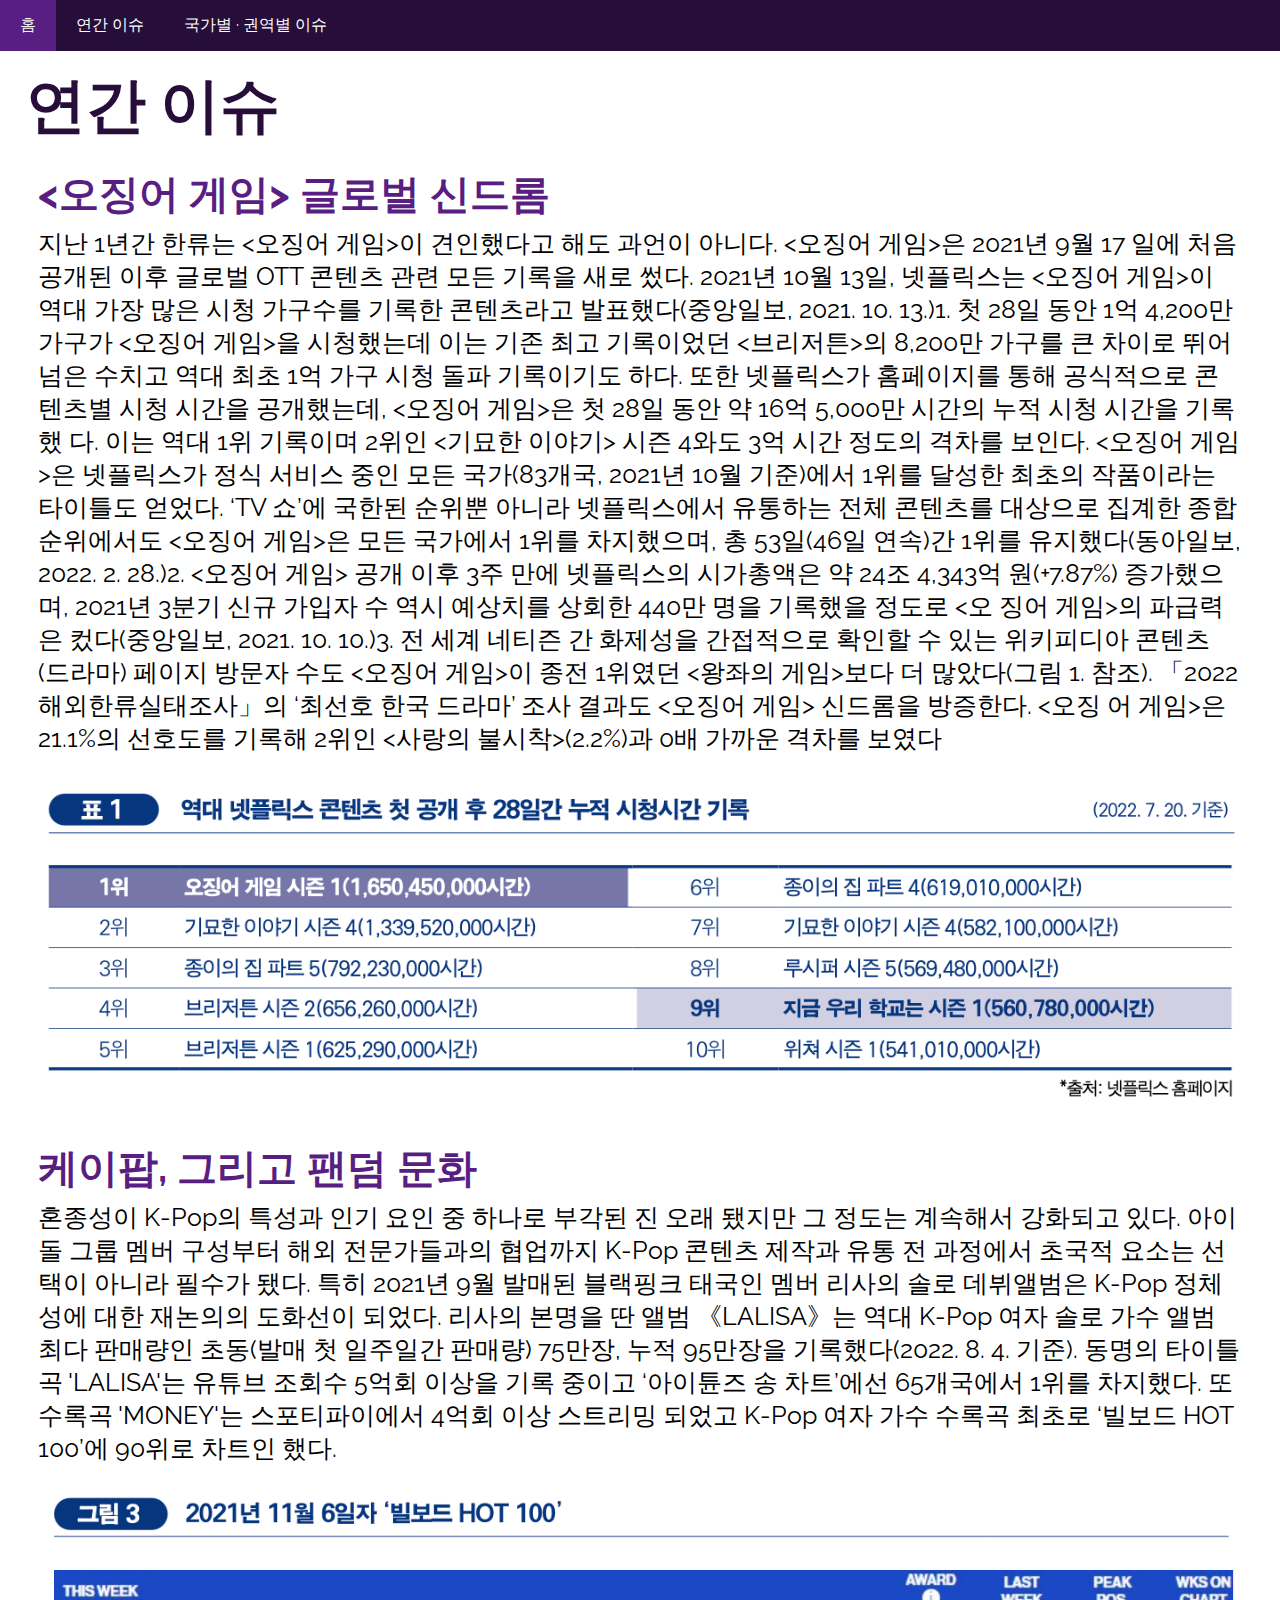
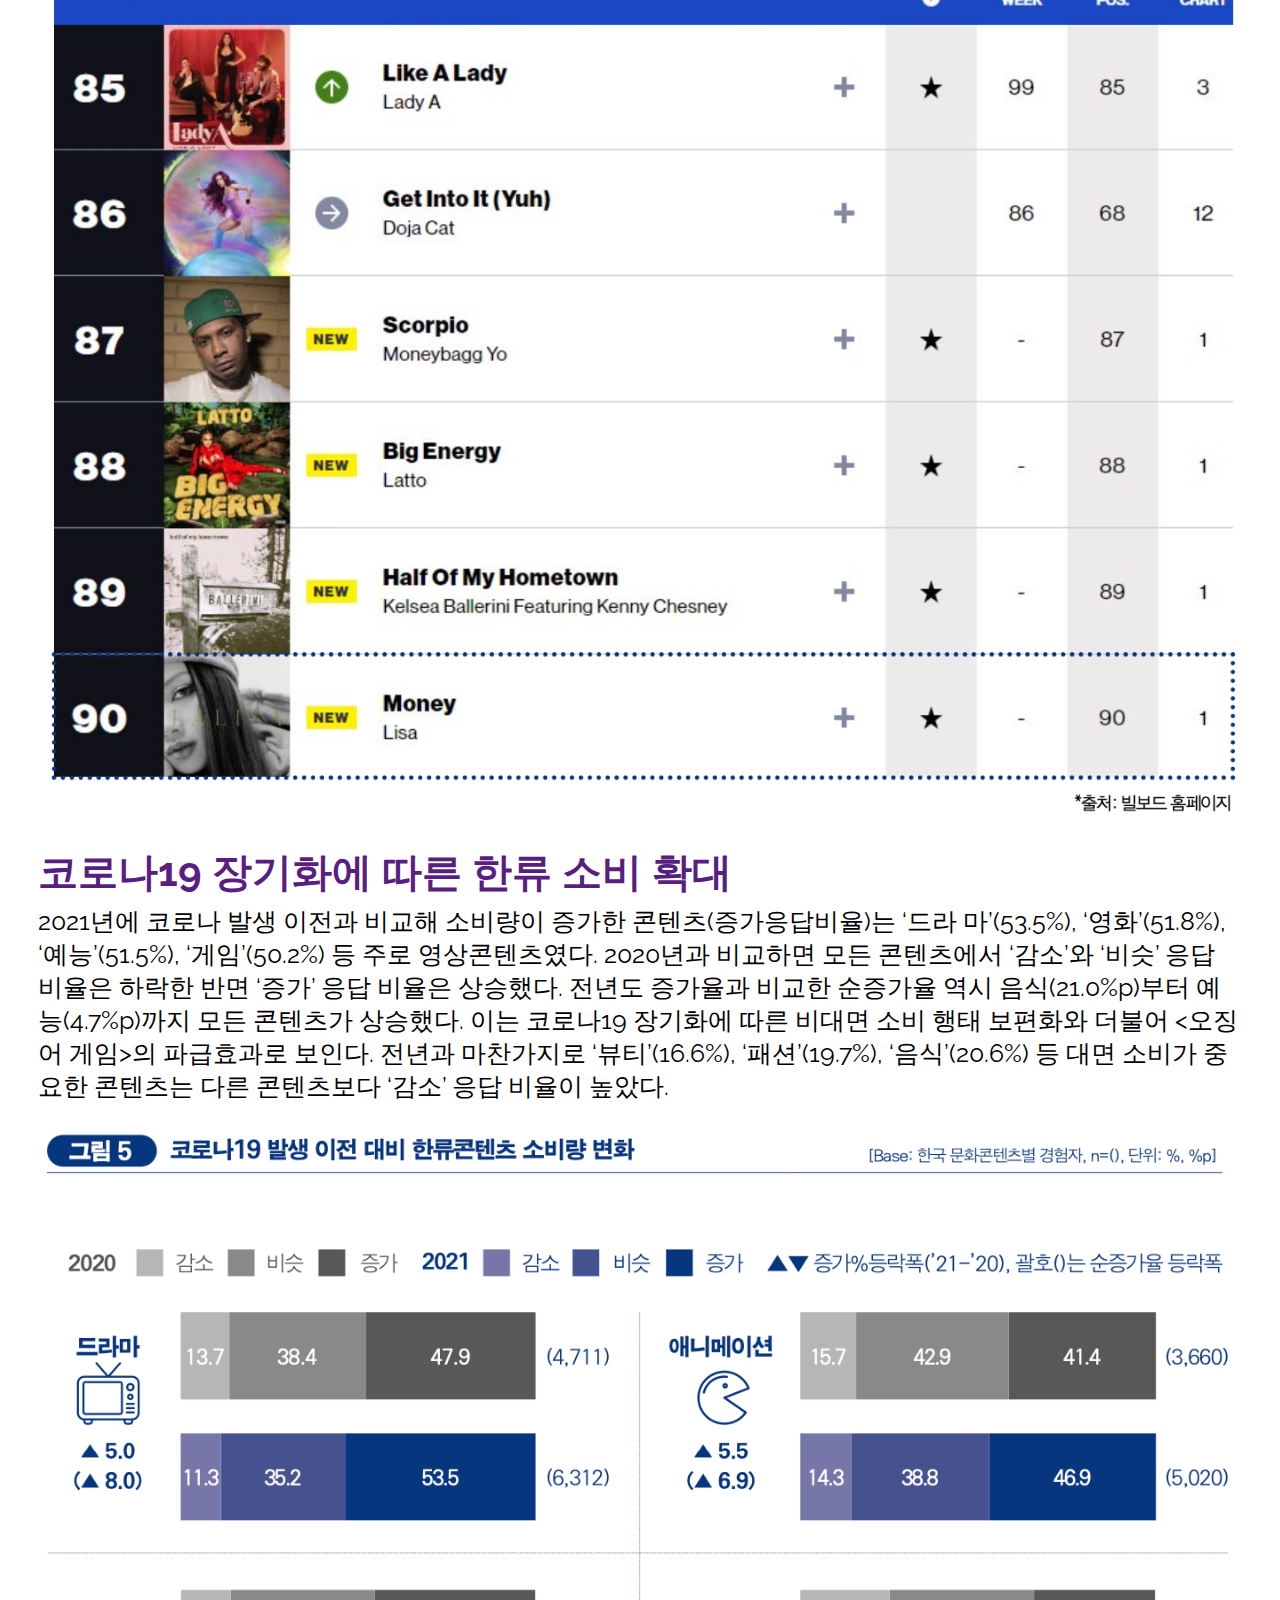
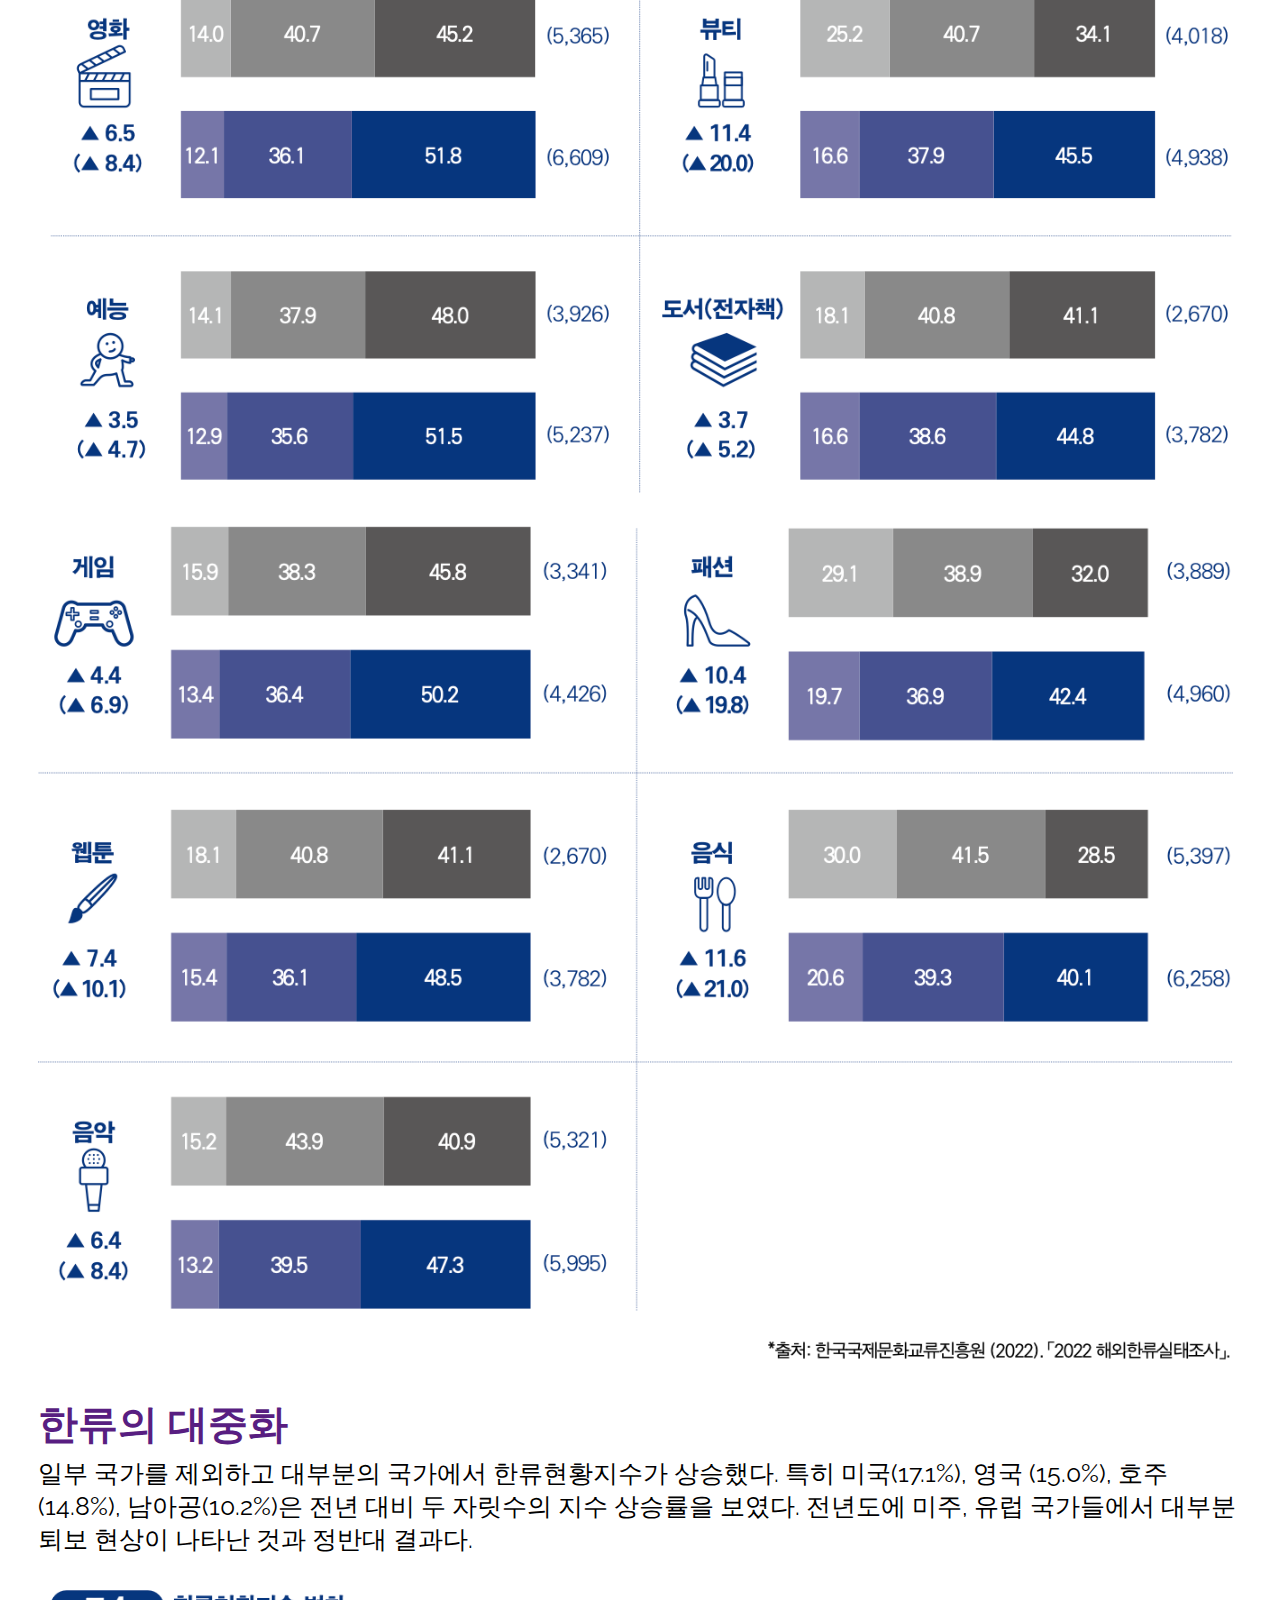
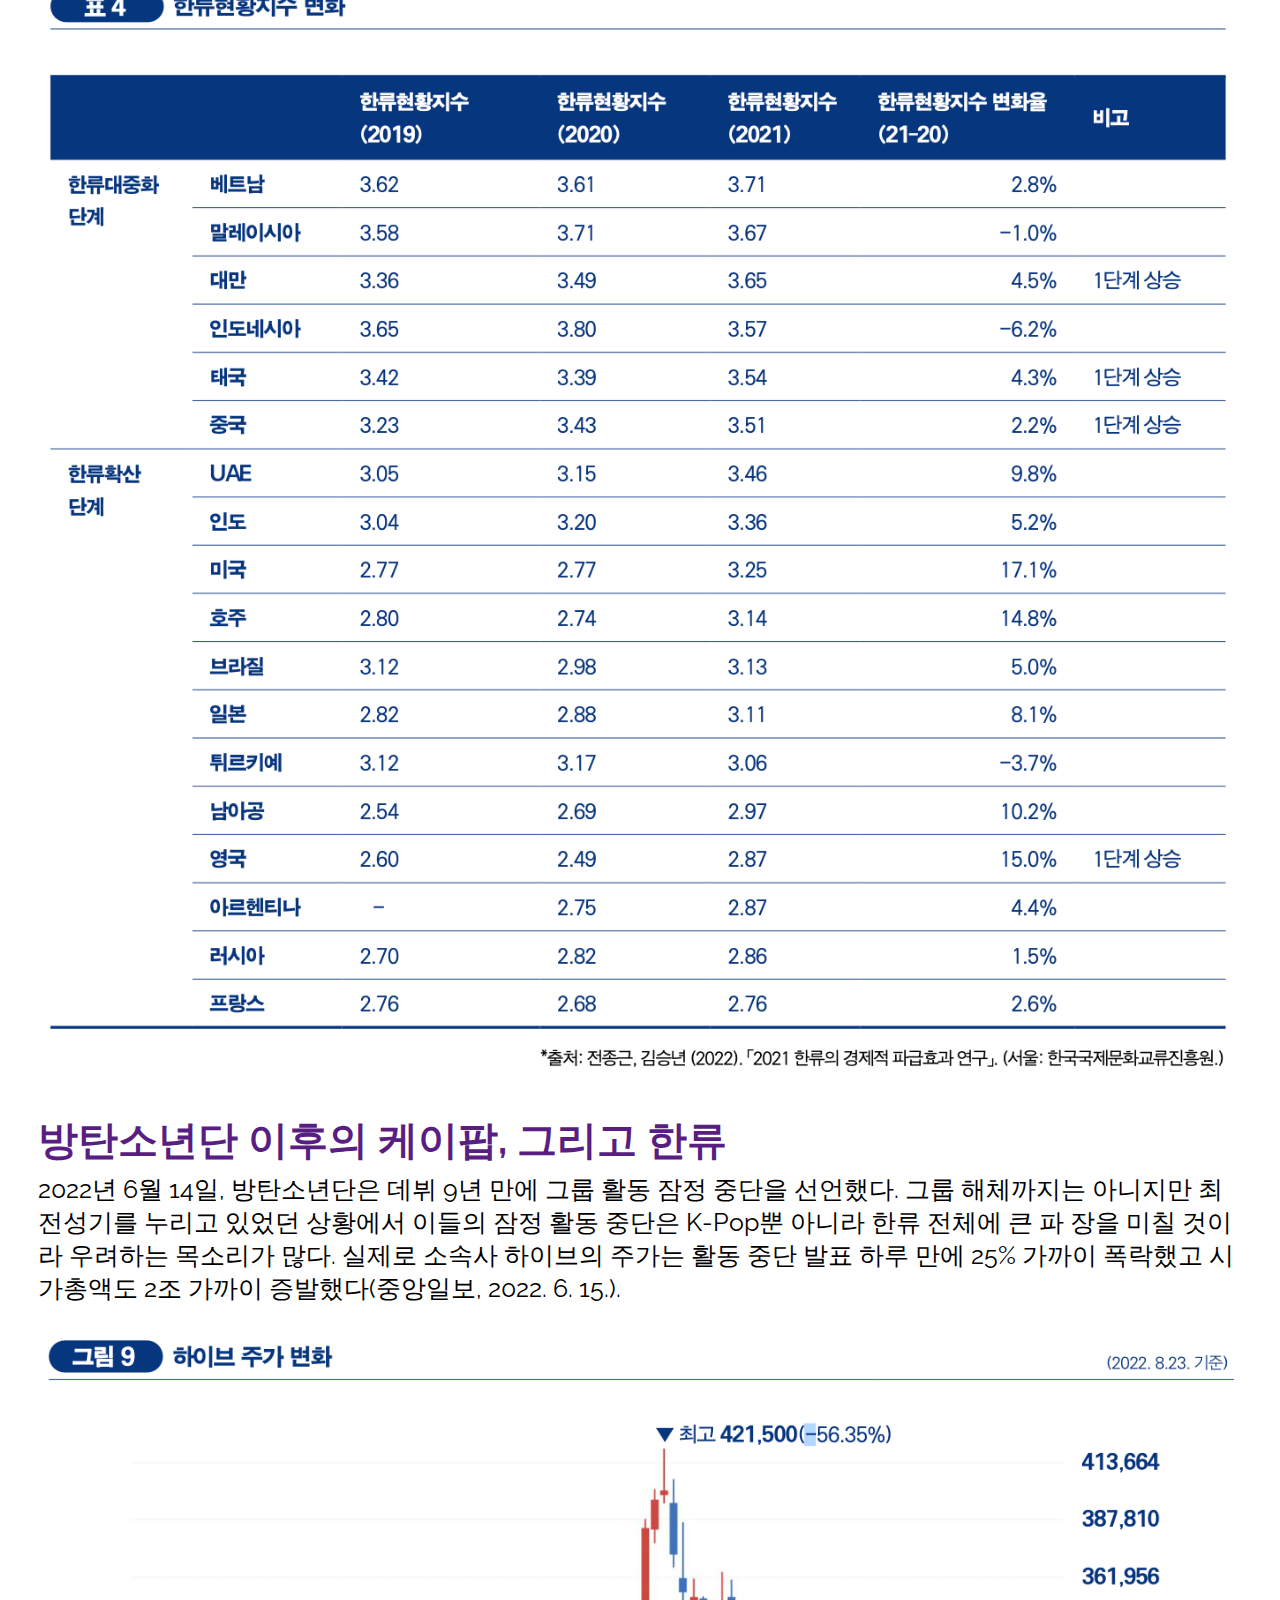
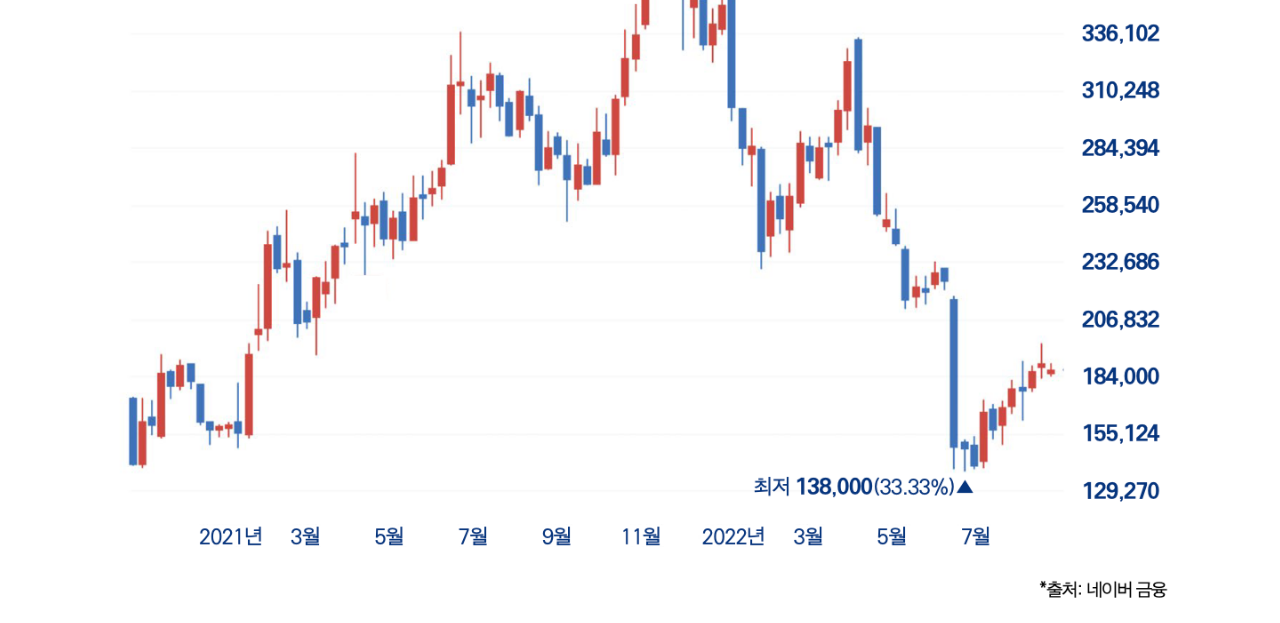
<file: annual-kr.html>
<!DOCTYPE html>
<html lang="kr">
<head>
    <meta charset="UTF-8">
    <meta http-equiv="X-UA-Compatible" content="IE=edge">
    <meta name="viewport" content="width=device-width, initial-scale=1.0">
    <title>Annual Issue</title>
    <link href="https://fonts.googleapis.com/icon?family=Material+Icons" rel="stylesheet">
    <link href="https://fonts.googleapis.com/css2?family=Raleway:wght@500&display=swap" rel="stylesheet">
    <link href="main.css" rel="stylesheet">
    <link href="annual.css" rel="stylesheet">
</head>
<body>
    <!-- Header를 나타내는 구간입니다. -->
    <header>
        <ul class="navbar">
            <li><a href="home-kr.html">홈</a></li>
            <li><a href="annual-kr.html">연간 이슈</a></li>
            <li><a href="country-kr.html">국가별 · 권역별 이슈</a></li>
        </ul>
    </header><!-- Header를 나타내는 구간이 끝났습니다. -->
    <div class="main">
        <div class="main-title">
            <!-- <h1>
                <span class="material-icons">event</span>
            </h1> -->
            <h2>
                연간 이슈
            </h2>
        </div>
        <section>
            <div class="detail-container">
                <h3>
                    <오징어 게임> 글로벌 신드롬
                </h3>
                <p>
                    지난 1년간 한류는 <오징어 게임>이 견인했다고 해도 과언이 아니다. <오징어 게임>은 2021년 9월 17 일에 처음 공개된
                    이후 글로벌 OTT 콘텐츠 관련 모든 기록을 새로 썼다. 2021년 10월 13일, 넷플릭스는 <오징어 게임>이 역대 가장 많은
                    시청 가구수를 기록한 콘텐츠라고 발표했다(중앙일보, 2021. 10. 13.)1. 첫 28일 동안 1억 4,200만 가구가 <오징어 게임>을
                    시청했는데 이는 기존 최고 기록이었던 <브리저튼>의 8,200만 가구를 큰 차이로 뛰어넘은 수치고 역대 최초 1억 가구 시청 돌파
                    기록이기도 하다. 또한 넷플릭스가 홈페이지를 통해 공식적으로 콘 텐츠별 시청 시간을 공개했는데, <오징어 게임>은 첫 28일 동안
                    약 16억 5,000만 시간의 누적 시청 시간을 기록했 다. 이는 역대 1위 기록이며 2위인 <기묘한 이야기> 시즌 4와도 3억 시간 정도의
                    격차를 보인다.

                    <오징어 게임>은 넷플릭스가 정식 서비스 중인 모든 국가(83개국, 2021년 10월 기준)에서 1위를 달성한 최초의 작품이라는 타이틀도
                    얻었다. ‘TV 쇼’에 국한된 순위뿐 아니라 넷플릭스에서 유통하는 전체 콘텐츠를 대상으로 집계한 종합 순위에서도 <오징어 게임>은 모든
                    국가에서 1위를 차지했으며, 총 53일(46일 연속)간 1위를 유지했다(동아일보, 2022. 2. 28.)2. <오징어 게임> 공개 이후 3주 만에
                    넷플릭스의 시가총액은 약 24조 4,343억 원(+7.87%) 증가했으며, 2021년 3분기 신규 가입자 수 역시 예상치를 상회한 440만 명을
                    기록했을 정도로 <오 징어 게임>의 파급력은 컸다(중앙일보, 2021. 10. 10.)3. 전 세계 네티즌 간 화제성을 간접적으로 확인할 수 있는
                    위키피디아 콘텐츠(드라마) 페이지 방문자 수도 <오징어 게임>이 종전 1위였던 <왕좌의 게임>보다 더 많았다(그림 1. 참조). 「2022 해외한류실태조사」의
                    ‘최선호 한국 드라마’ 조사 결과도 <오징어 게임> 신드롬을 방증한다. <오징 어 게임>은 21.1%의 선호도를 기록해 2위인 <사랑의 불시착>(2.2%)과 
                    0배 가까운 격차를 보였다
                </p>
                <img src="squidGame.png" class="detail-img">
            </div>
        </section>
        <section>
            <div class="detail-container">
                <h3>
                    케이팝, 그리고 팬덤 문화
                </h3>
                <p>
                    혼종성이 K-Pop의 특성과 인기 요인 중 하나로 부각된 진 오래 됐지만 그 정도는 계속해서 강화되고 있다. 아이돌 그룹 멤버 구성부터 해외
                    전문가들과의 협업까지 K-Pop 콘텐츠 제작과 유통 전 과정에서 초국적 요소는 선택이 아니라 필수가 됐다. 특히 2021년 9월 발매된 블랙핑크
                    태국인 멤버 리사의 솔로 데뷔앨범은 K-Pop 정체성에 대한 재논의의 도화선이 되었다. 리사의 본명을 딴 앨범 《LALISA》는 역대 K-Pop 여자
                    솔로 가수 앨범 최다 판매량인 초동(발매 첫 일주일간 판매량) 75만장, 누적 95만장을 기록했다(2022. 8. 4. 기준). 동명의 타이틀곡 'LALISA'는
                    유튜브 조회수 5억회 이상을 기록 중이고 ‘아이튠즈 송 차트’에선 65개국에서 1위를 차지했다. 또 수록곡 'MONEY'는 스포티파이에서 4억회 이상
                    스트리밍 되었고 K-Pop 여자 가수 수록곡 최초로 ‘빌보드 HOT 100’에 90위로 차트인 했다.
                </p>
                <img src="kPop-kFandom.png" class="detail-img">
            </div>
        </section>
        <section>
            <div class="detail-container">
                <h3>
                    코로나19 장기화에 따른 한류 소비 확대
                </h3>
                <p>
                    2021년에 코로나 발생 이전과 비교해 소비량이 증가한 콘텐츠(증가응답비율)는 ‘드라 마’(53.5%), ‘영화’(51.8%), ‘예능’(51.5%), ‘게임’(50.2%)
                    등 주로 영상콘텐츠였다. 2020년과 비교하면 모든 콘텐츠에서 ‘감소’와 ‘비슷’ 응답 비율은 하락한 반면 ‘증가’ 응답 비율은 상승했다. 전년도 증가율과
                    비교한 순증가율 역시 음식(21.0%p)부터 예능(4.7%p)까지 모든 콘텐츠가 상승했다. 이는 코로나19 장기화에 따른 비대면 소비 행태 보편화와 더불어
                    <오징어 게임>의 파급효과로 보인다. 전년과 마찬가지로 ‘뷰티’(16.6%), ‘패션’(19.7%), ‘음식’(20.6%) 등 대면 소비가 중요한 콘텐츠는 다른
                    콘텐츠보다 ‘감소’ 응답 비율이 높았다.
                </p>
                <img src="covid19-prolonged.png" class="detail-img">
                <img src="covid19-prolonged-2.png" class="detail-img covid2">
            </div>
        </section>
        <section>
            <div class="detail-container">
                <h3>
                    한류의 대중화
                </h3>
                <p>
                    일부 국가를 제외하고 대부분의 국가에서 한류현황지수가 상승했다. 특히 미국(17.1%), 영국 (15.0%), 호주(14.8%), 남아공(10.2%)은 전년 대비
                    두 자릿수의 지수 상승률을 보였다. 전년도에 미주, 유럽 국가들에서 대부분 퇴보 현상이 나타난 것과 정반대 결과다.
                </p>
                <img src="popularization.png" class="detail-img">
            </div>
        </section>
        <section>
            <div class="detail-container">
                <h3>
                    방탄소년단 이후의 케이팝, 그리고 한류
                </h3>
                <p>
                    2022년 6월 14일, 방탄소년단은 데뷔 9년 만에 그룹 활동 잠정 중단을 선언했다. 그룹 해체까지는 아니지만 최전성기를 누리고 있었던 상황에서 이들의 잠정
                    활동 중단은 K-Pop뿐 아니라 한류 전체에 큰 파 장을 미칠 것이라 우려하는 목소리가 많다. 실제로 소속사 하이브의 주가는 활동 중단 발표 하루 만에 25%
                    가까이 폭락했고 시가총액도 2조 가까이 증발했다(중앙일보, 2022. 6. 15.).
                </p>
                <img src="after-bts.png" class="detail-img">
            </div>
        </section>

    </div>
    <div class="details">
        
    </div>
</body>
</html>
</file>
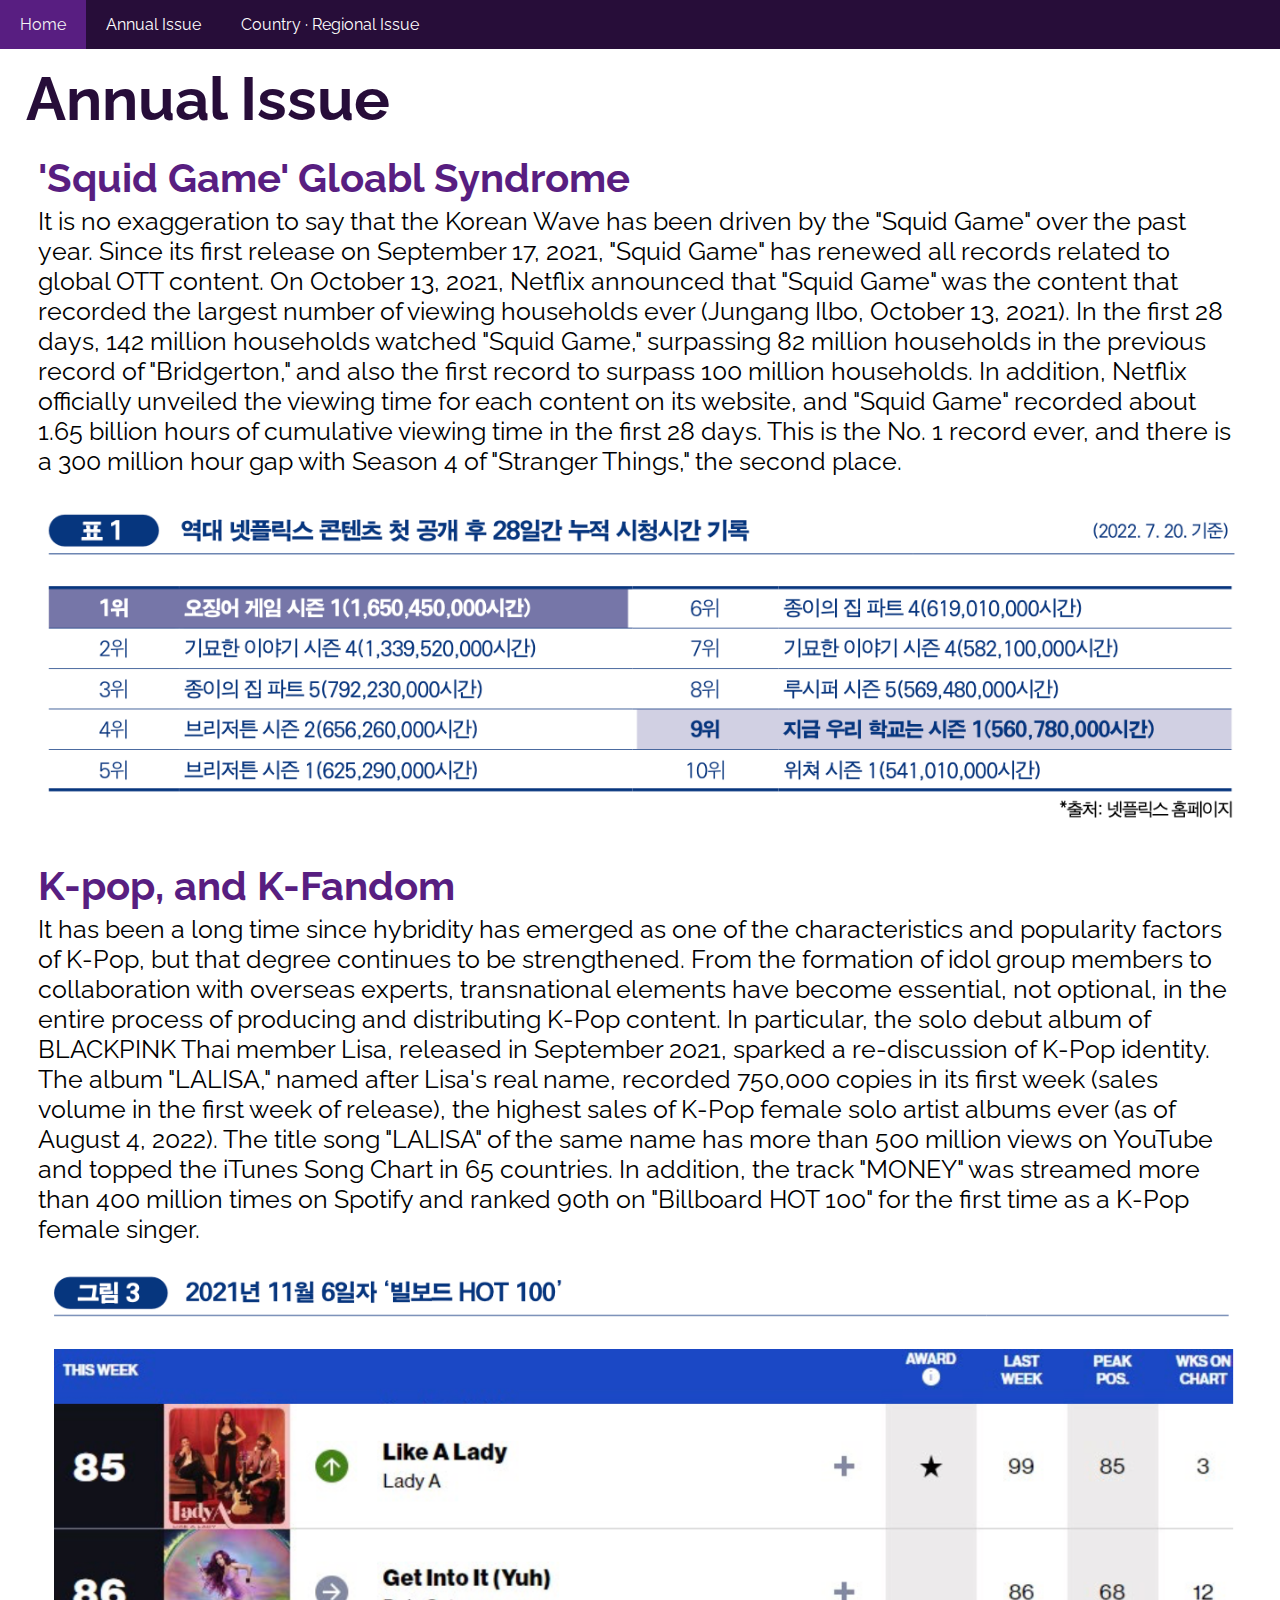
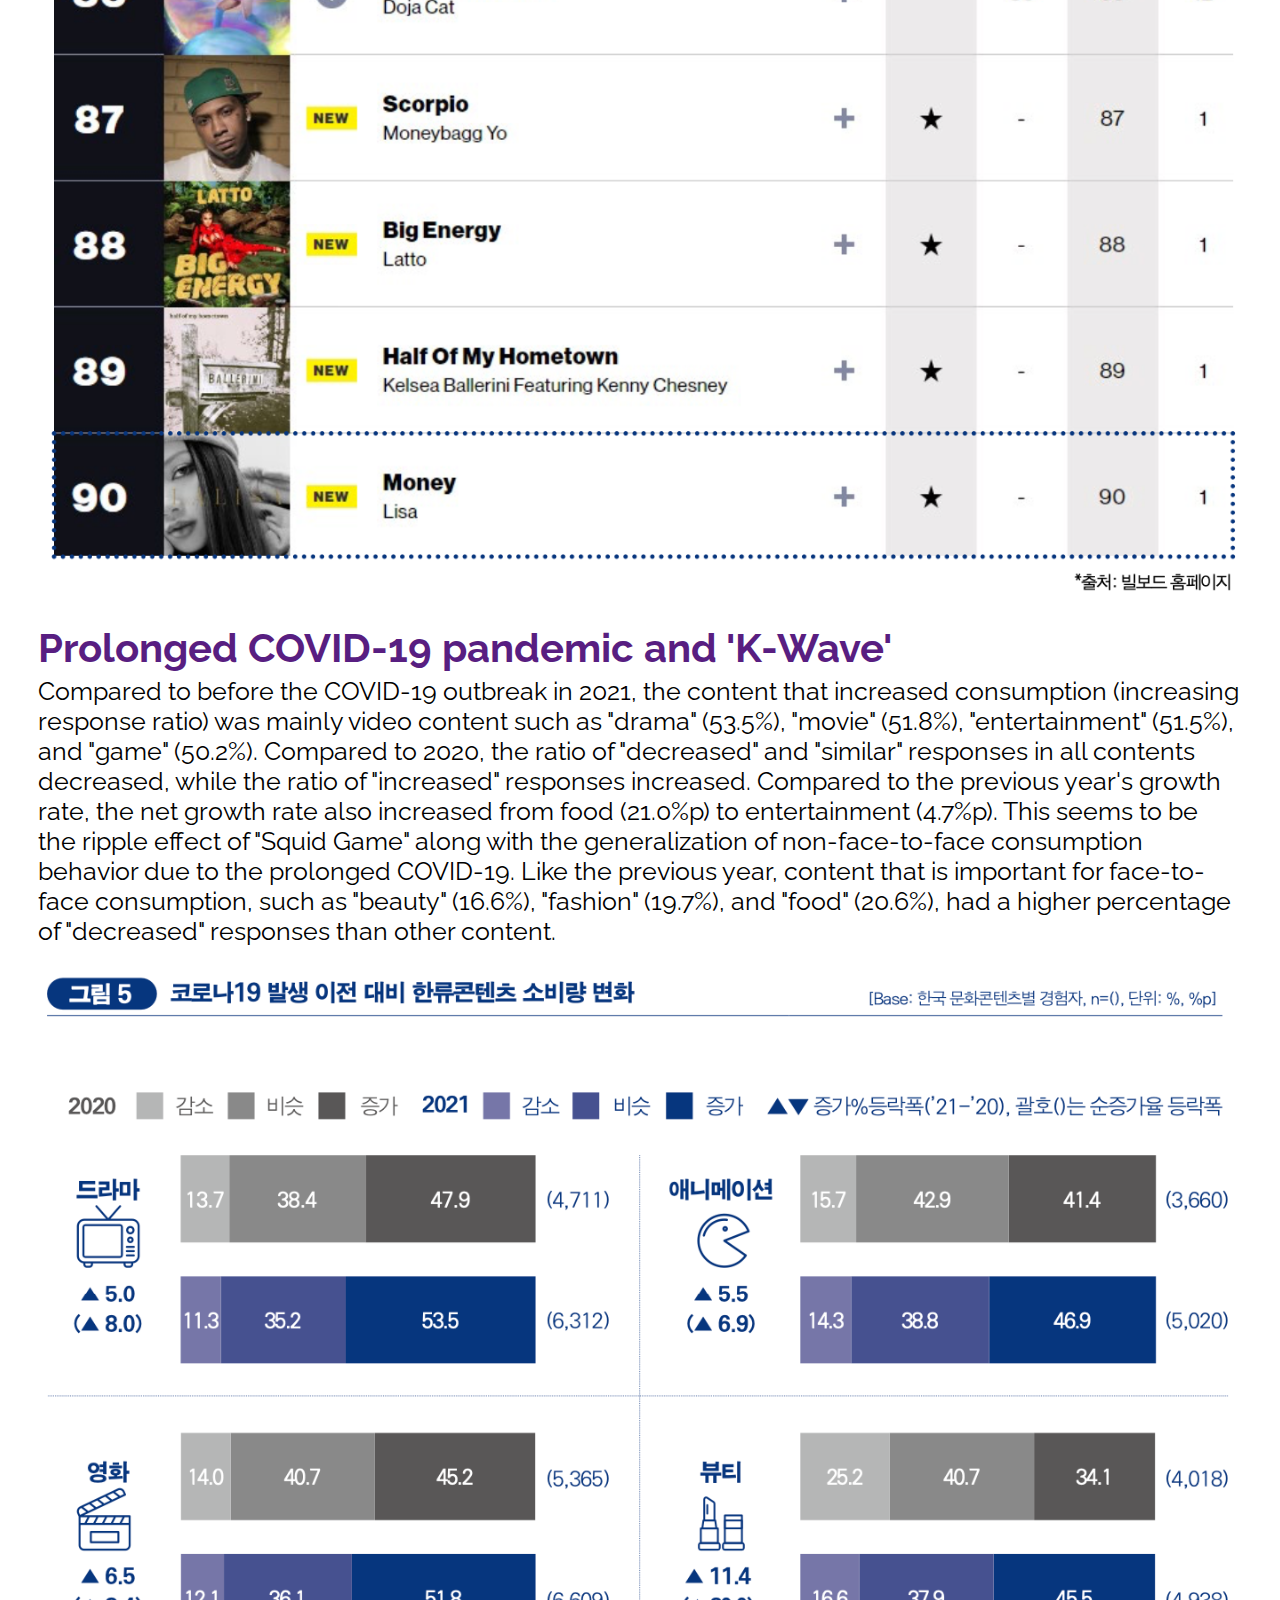
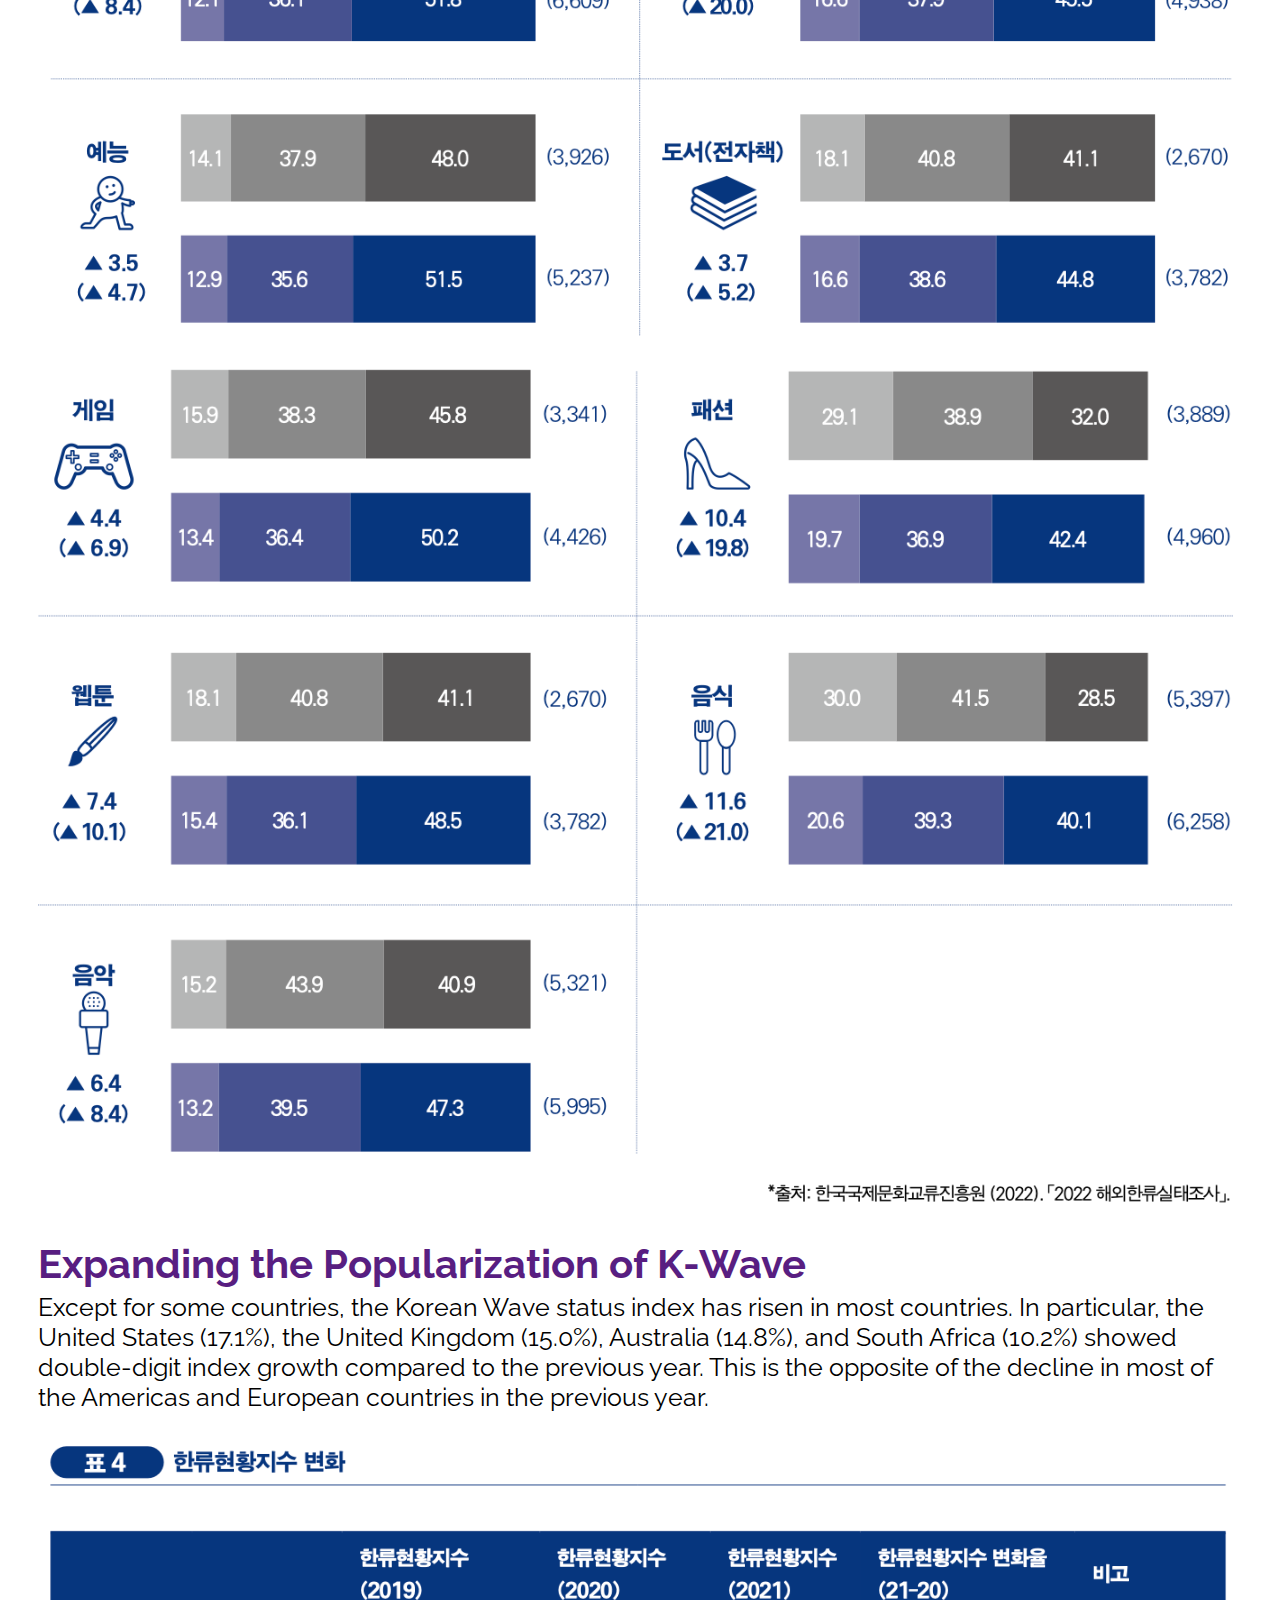
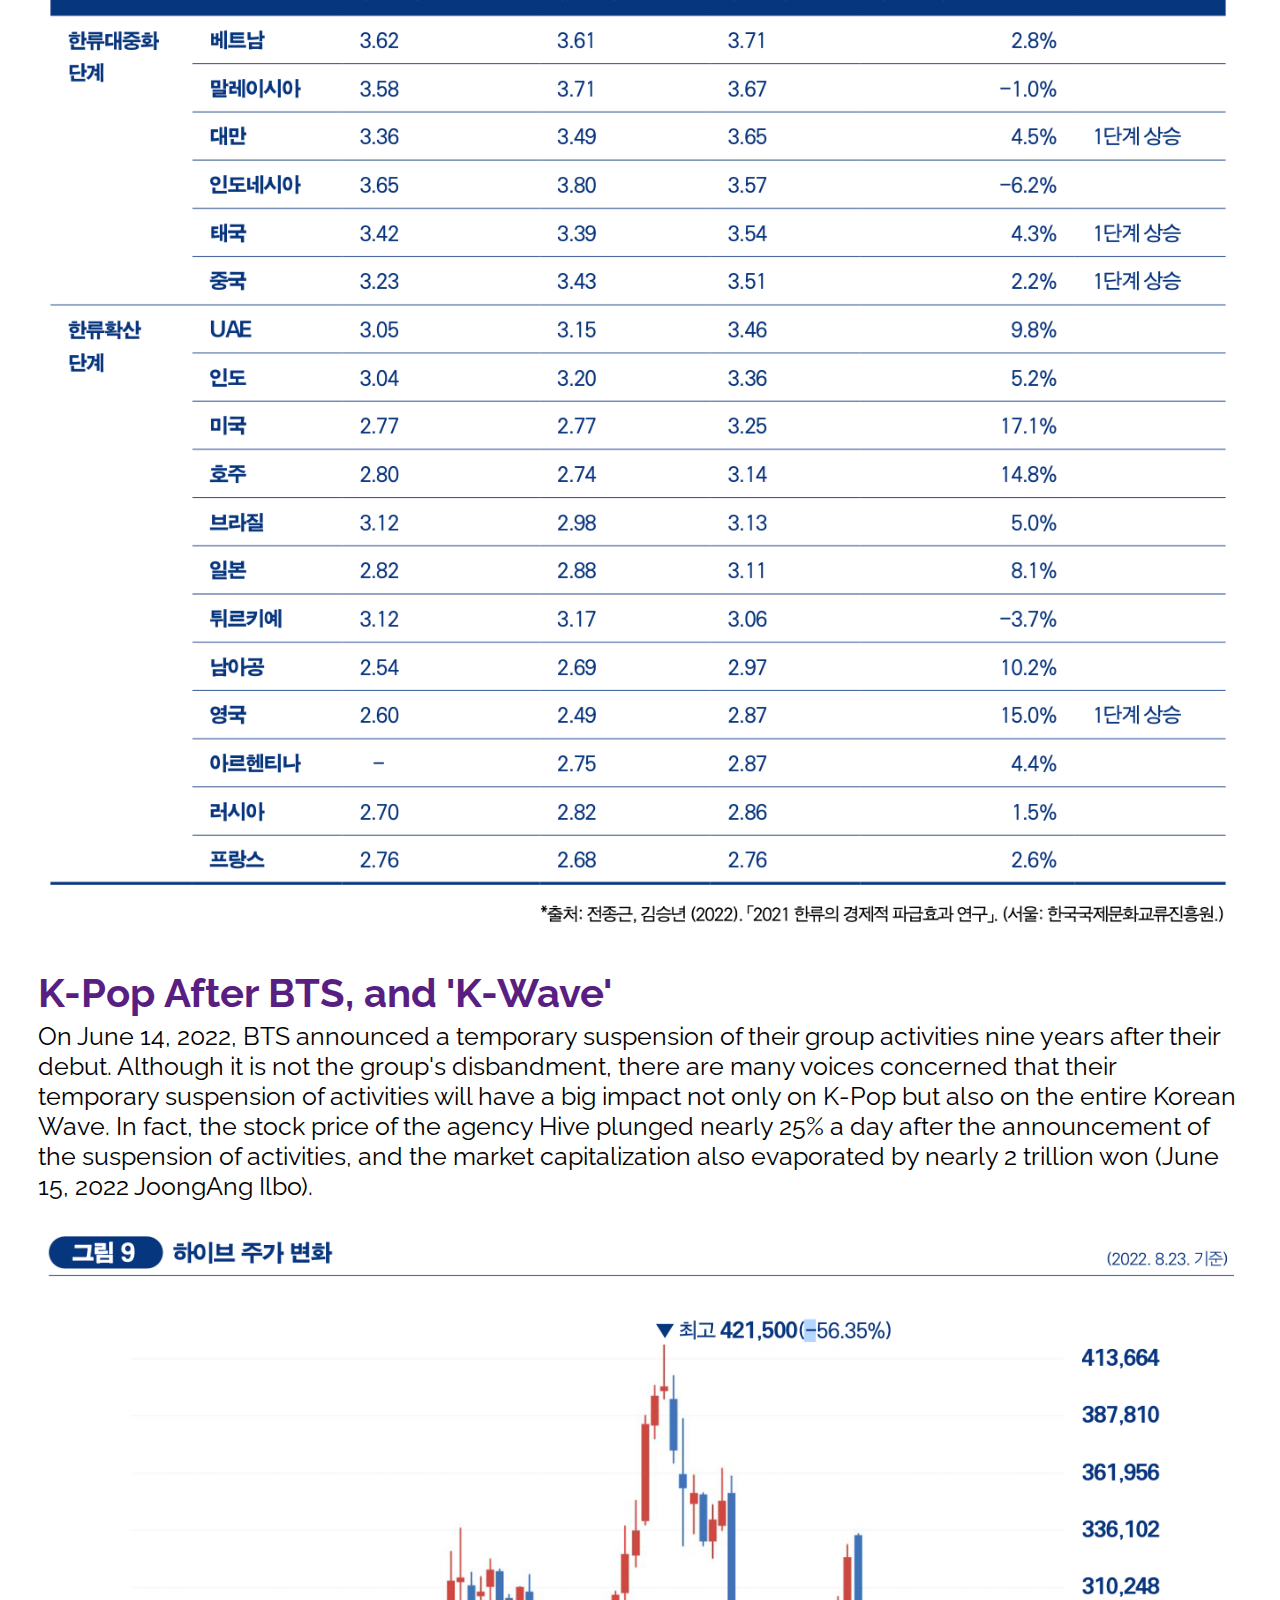
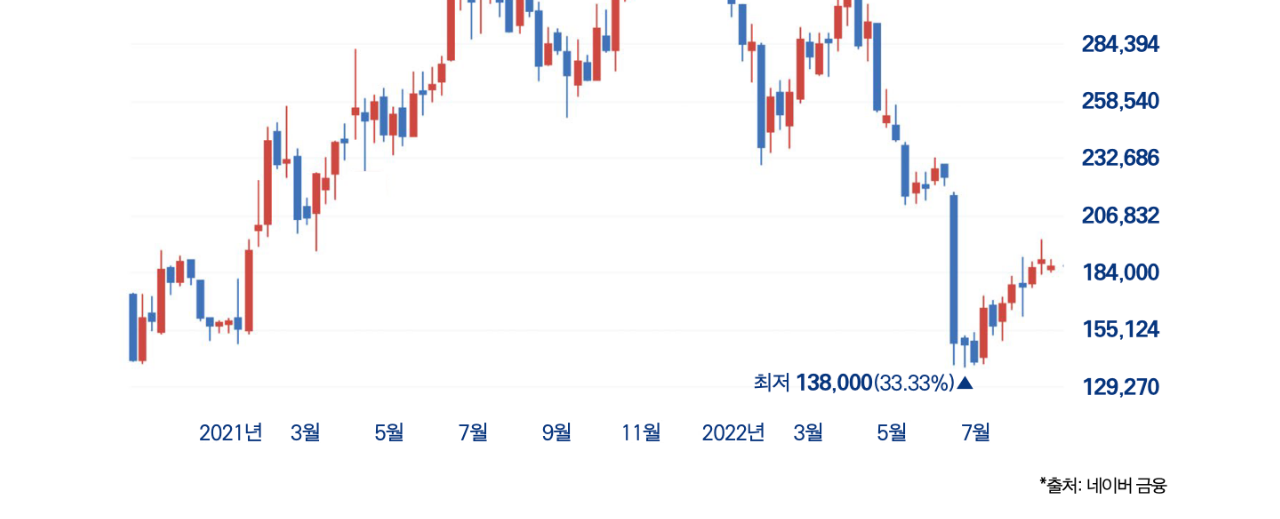
<file: annual.html>
<!DOCTYPE html>
<html lang="en">
<head>
    <meta charset="UTF-8">
    <meta http-equiv="X-UA-Compatible" content="IE=edge">
    <meta name="viewport" content="width=device-width, initial-scale=1.0">
    <title>Annual Issue</title>
    <link href="https://fonts.googleapis.com/icon?family=Material+Icons" rel="stylesheet">
    <link href="https://fonts.googleapis.com/css2?family=Raleway:wght@500&display=swap" rel="stylesheet">
    <link href="main.css" rel="stylesheet">
    <link href="annual.css" rel="stylesheet">
</head>
<body>
    <!-- Header를 나타내는 구간입니다. -->
    <header>
        <ul class="navbar">
            <li><a href="index.html">Home</a></li>
            <li><a href="annual.html">Annual Issue</a></li>
            <li><a href="country.html">Country · Regional Issue</a></li>
        </ul>
    </header><!-- Header를 나타내는 구간이 끝났습니다. -->
    <div class="main">
        <div class="main-title">
            <!-- <h1>
                <span class="material-icons">event</span>
            </h1> -->
            <h2>
                Annual Issue
            </h2>
        </div>
        <section>
            <div class="detail-container">
                <h3>
                    'Squid Game' Gloabl Syndrome
                </h3>
                <p>
                    It is no exaggeration to say that the Korean Wave has been driven
                    by the "Squid Game" over the past year. Since its first release on September
                    17, 2021, "Squid Game" has renewed all records related to global OTT content.
                    On October 13, 2021, Netflix announced that "Squid Game" was the content that
                    recorded the largest number of viewing households ever (Jungang Ilbo, October 13, 2021).
                    In the first 28 days, 142 million households watched "Squid Game," surpassing 82 million
                    households in the previous record of "Bridgerton," and also the first record to surpass
                    100 million households. In addition, Netflix officially unveiled the viewing time for
                    each content on its website, and "Squid Game" recorded about 1.65 billion hours of
                    cumulative viewing time in the first 28 days. This is the No. 1 record ever, and there
                    is a 300 million hour gap with Season 4 of "Stranger Things," the second place.
                </p>
                <img src="squidGame.png" class="detail-img">
            </div>
        </section>
        <section>
            <div class="detail-container">
                <h3>
                    K-pop, and K-Fandom
                </h3>
                <p>
                    It has been a long time since hybridity has emerged as one of the characteristics and
                    popularity factors of K-Pop, but that degree continues to be strengthened.
                    From the formation of idol group members to collaboration with overseas experts,
                    transnational elements have become essential, not optional, in the entire process
                    of producing and distributing K-Pop content. In particular, the solo debut album of
                    BLACKPINK Thai member Lisa, released in September 2021, sparked a re-discussion of
                    K-Pop identity. The album "LALISA," named after Lisa's real name, recorded 750,000
                    copies in its first week (sales volume in the first week of release), the highest
                    sales of K-Pop female solo artist albums ever (as of August 4, 2022). The title song
                    "LALISA" of the same name has more than 500 million views on YouTube and topped the
                    iTunes Song Chart in 65 countries. In addition, the track "MONEY" was streamed more
                    than 400 million times on Spotify and ranked 90th on "Billboard HOT 100" for the first
                    time as a K-Pop female singer.
                </p>
                <img src="kPop-kFandom.png" class="detail-img">
            </div>
        </section>
        <section>
            <div class="detail-container">
                <h3>
                    Prolonged COVID-19 pandemic and 'K-Wave'
                </h3>
                <p>
                    Compared to before the COVID-19 outbreak in 2021, the content that increased
                    consumption (increasing response ratio) was mainly video content such as "drama"
                    (53.5%), "movie" (51.8%), "entertainment" (51.5%), and "game" (50.2%). Compared
                    to 2020, the ratio of "decreased" and "similar" responses in all contents decreased,
                    while the ratio of "increased" responses increased. Compared to the previous year's
                    growth rate, the net growth rate also increased from food (21.0%p) to entertainment
                    (4.7%p). This seems to be the ripple effect of "Squid Game" along with the generalization
                    of non-face-to-face consumption behavior due to the prolonged COVID-19. Like the previous year,
                    content that is important for face-to-face consumption, such as "beauty" (16.6%),
                    "fashion" (19.7%), and "food" (20.6%), had a higher percentage of "decreased" responses
                    than other content.
                </p>
                <img src="covid19-prolonged.png" class="detail-img">
                <img src="covid19-prolonged-2.png" class="detail-img covid2">
            </div>
        </section>
        <section>
            <div class="detail-container">
                <h3>
                    Expanding the Popularization of K-Wave
                </h3>
                <p>
                    Except for some countries, the Korean Wave status index has risen in most countries.
                    In particular, the United States (17.1%), the United Kingdom (15.0%), Australia (14.8%),
                    and South Africa (10.2%) showed double-digit index growth compared to the previous year.
                    This is the opposite of the decline in most of the Americas and European countries in the
                    previous year.
                </p>
                <img src="popularization.png" class="detail-img">
            </div>
        </section>
        <section>
            <div class="detail-container">
                <h3>
                    K-Pop After BTS, and 'K-Wave'
                </h3>
                <p>
                    On June 14, 2022, BTS announced a temporary suspension of their group activities nine years
                    after their debut. Although it is not the group's disbandment, there are many voices
                    concerned that their temporary suspension of activities will have a big impact not only
                    on K-Pop but also on the entire Korean Wave. In fact, the stock price of the agency Hive
                    plunged nearly 25% a day after the announcement of the suspension of activities, and
                    the market capitalization also evaporated by nearly 2 trillion won (June 15, 2022 JoongAng
                    Ilbo).
                </p>
                <img src="after-bts.png" class="detail-img">
            </div>
        </section>

    </div>
    <div class="details">
        
    </div>
</body>
</html>
</file>
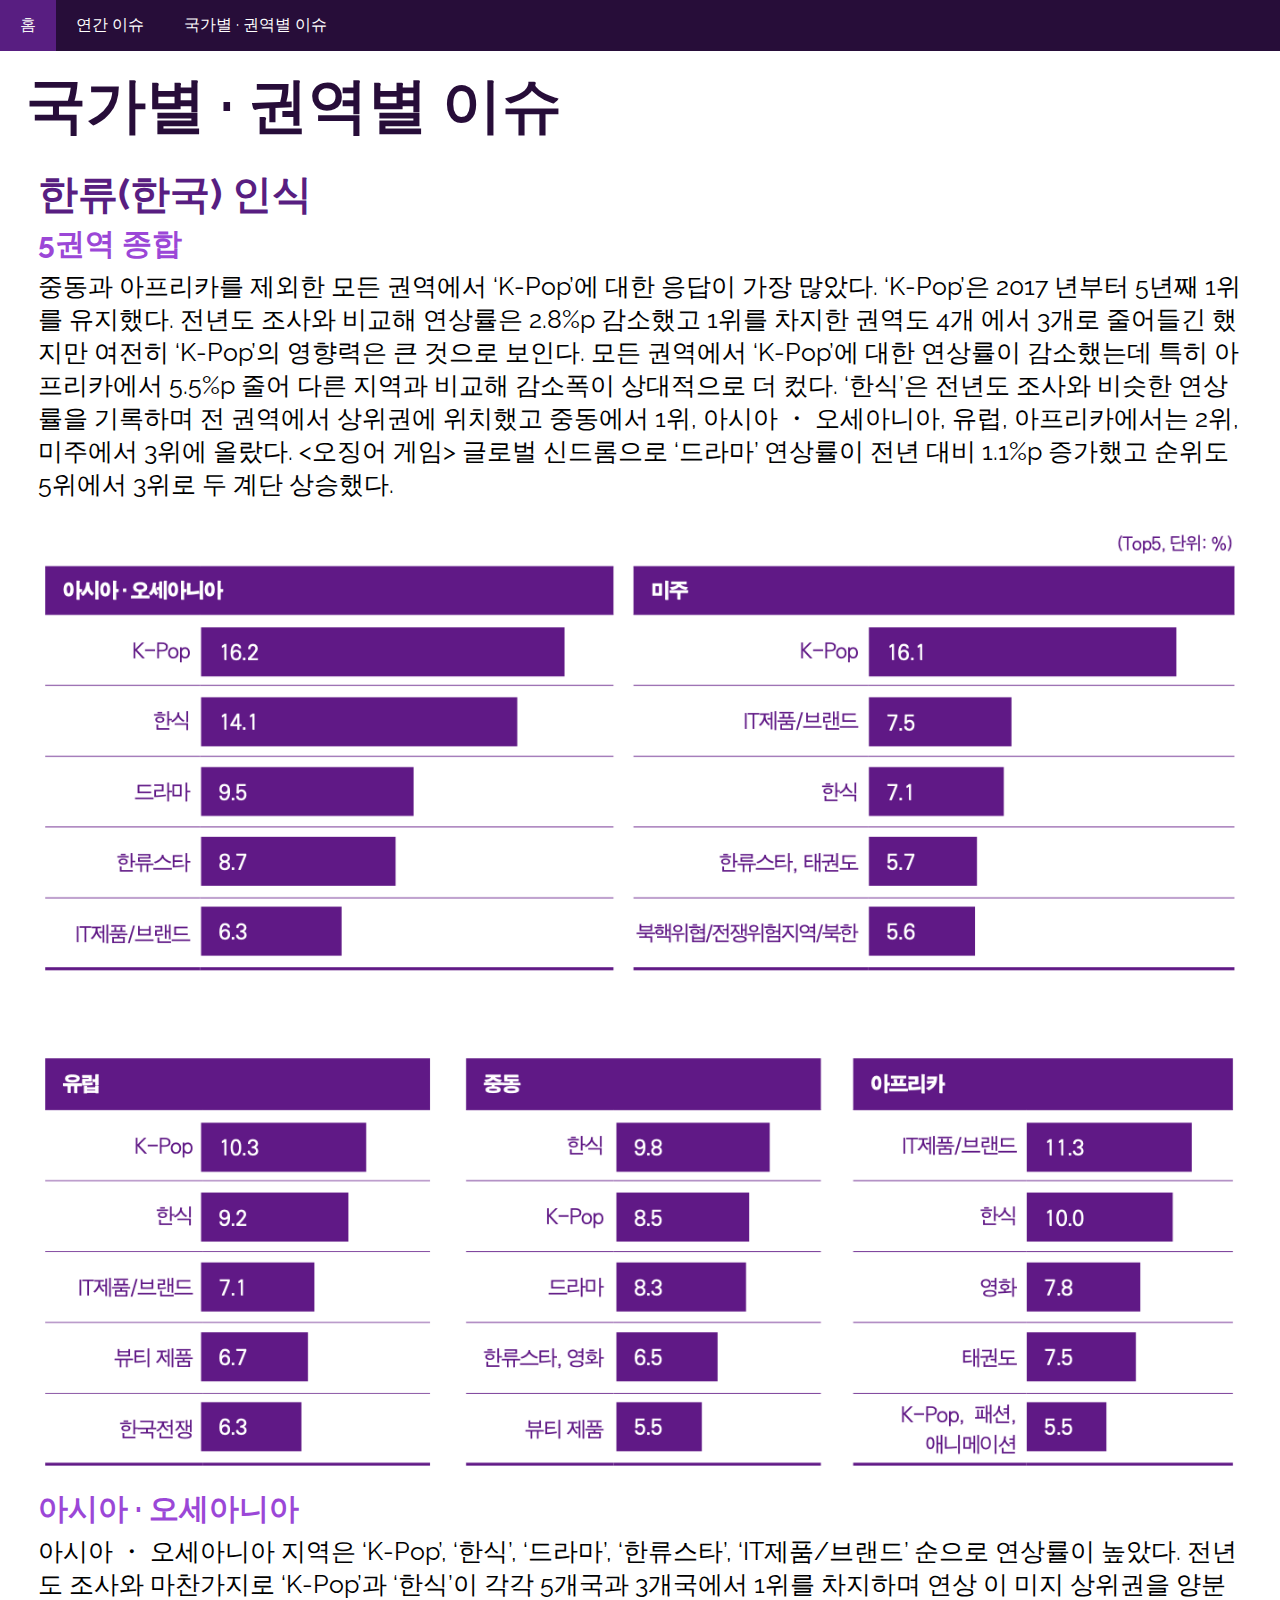
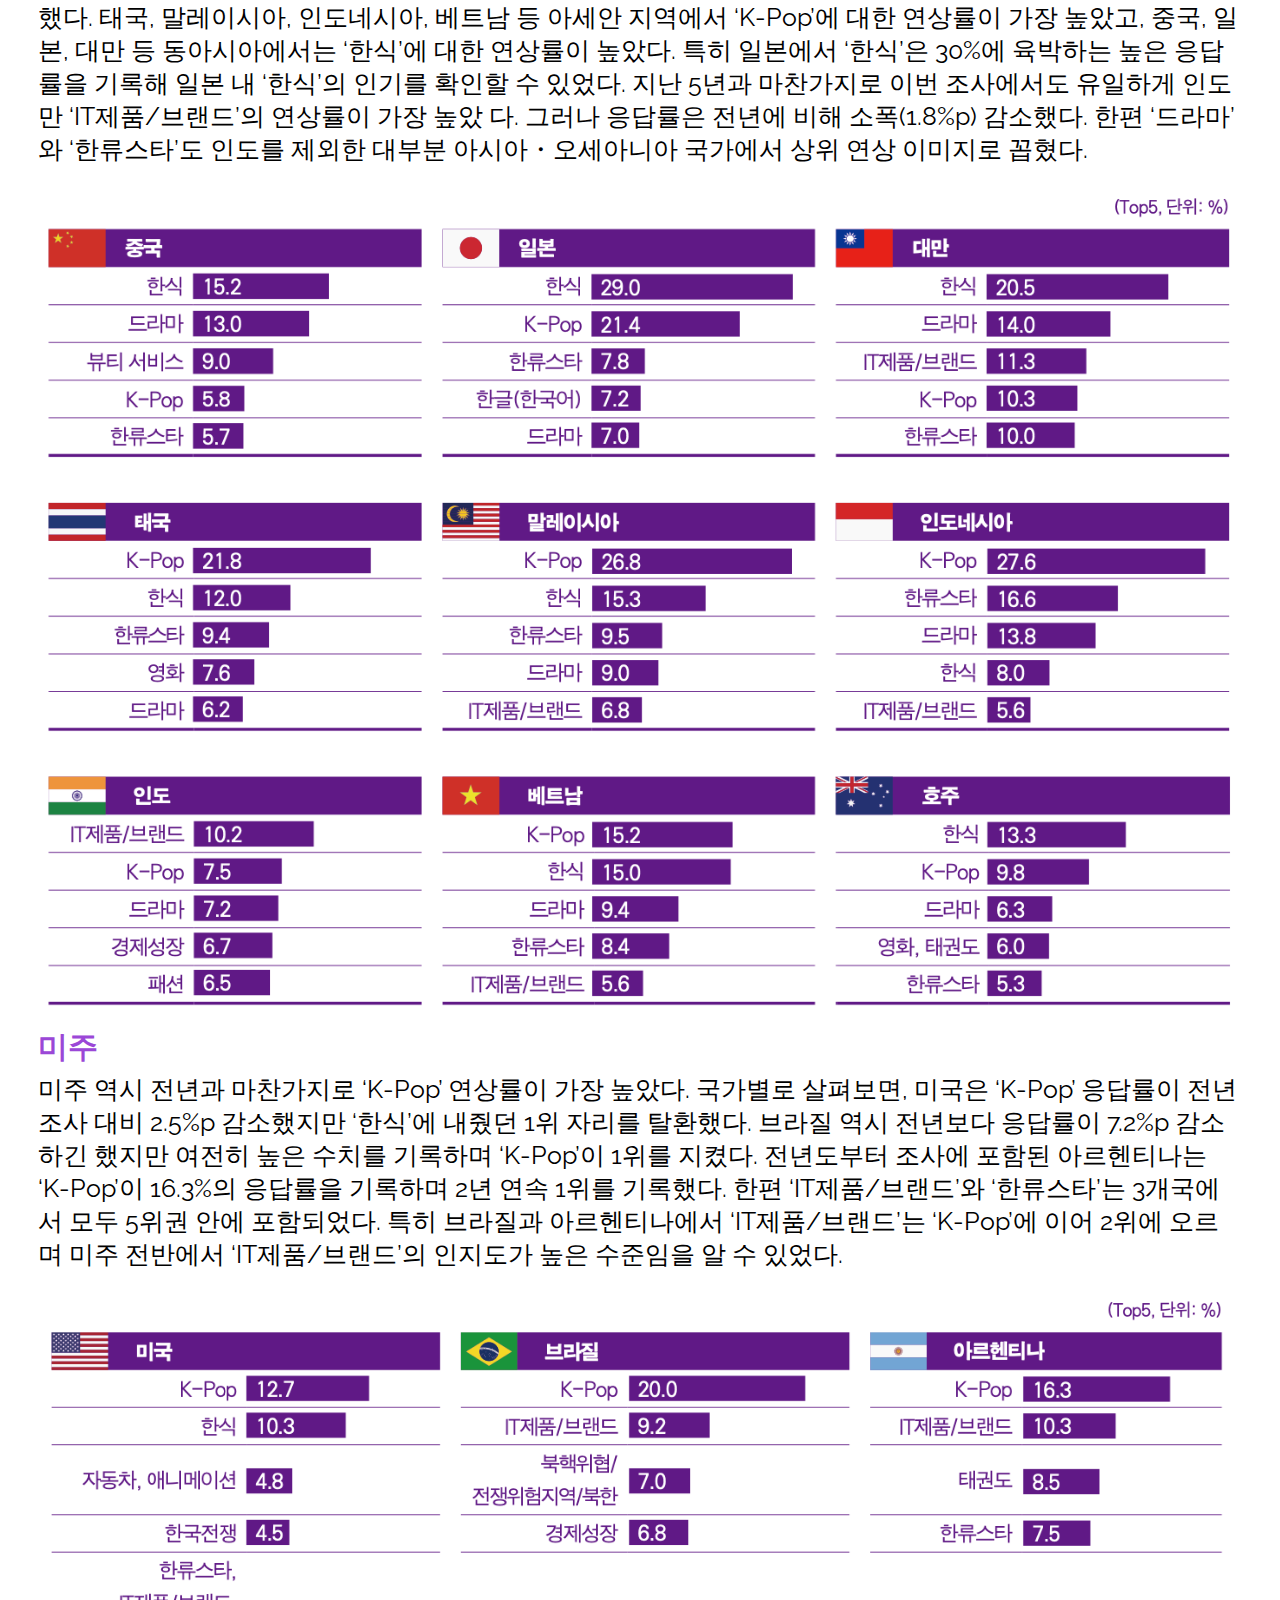
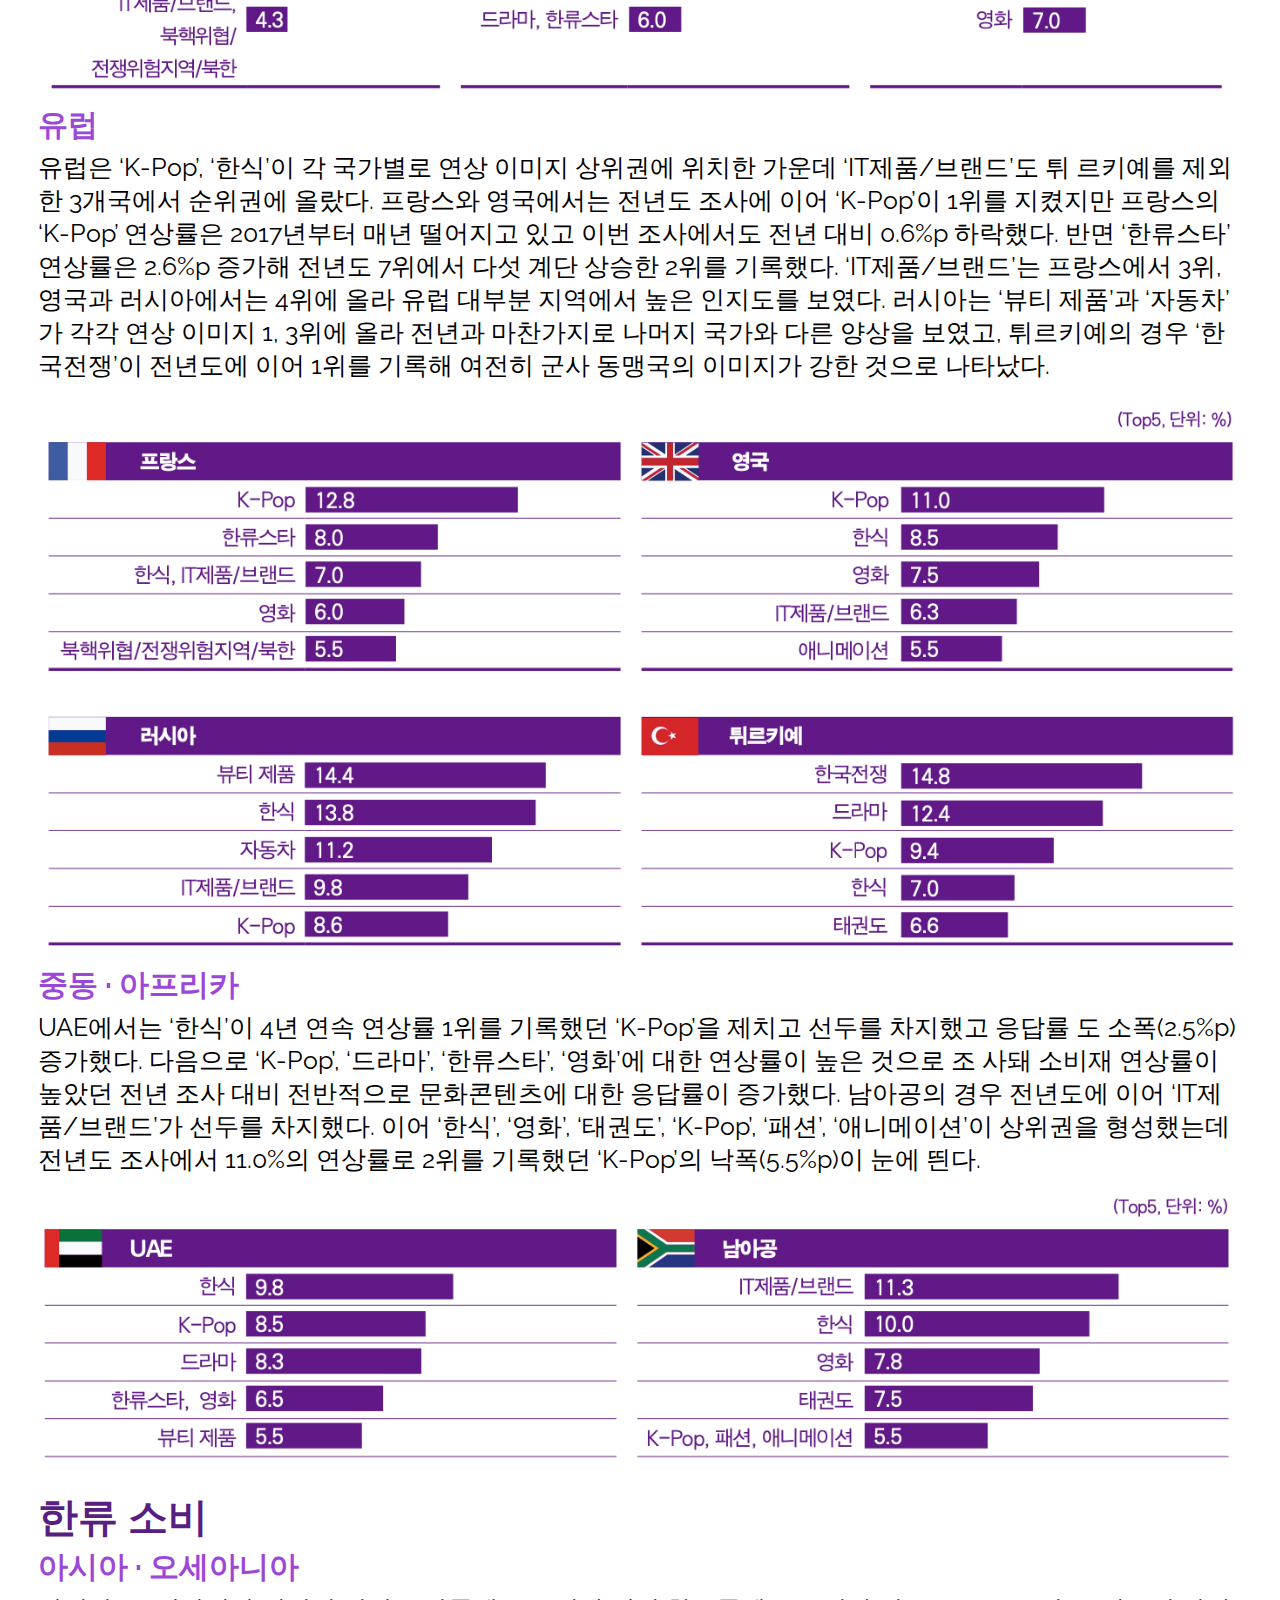
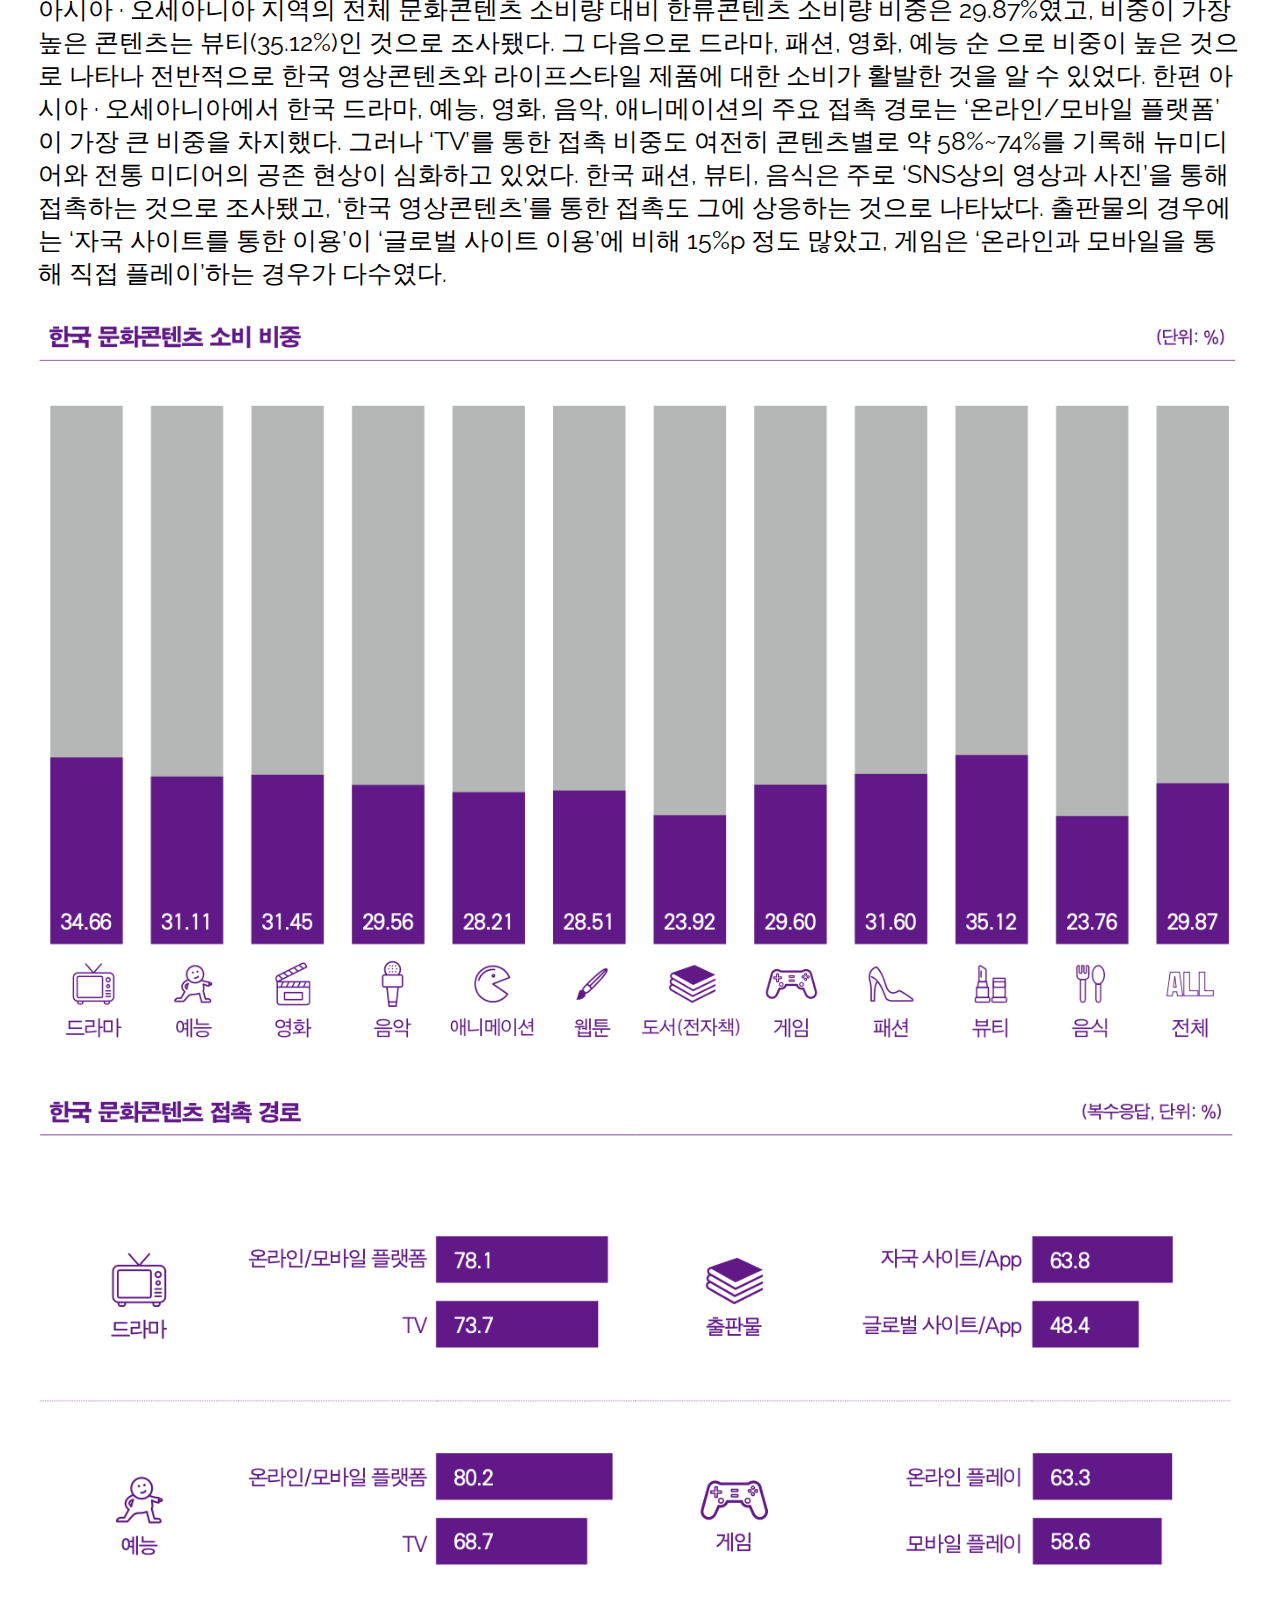
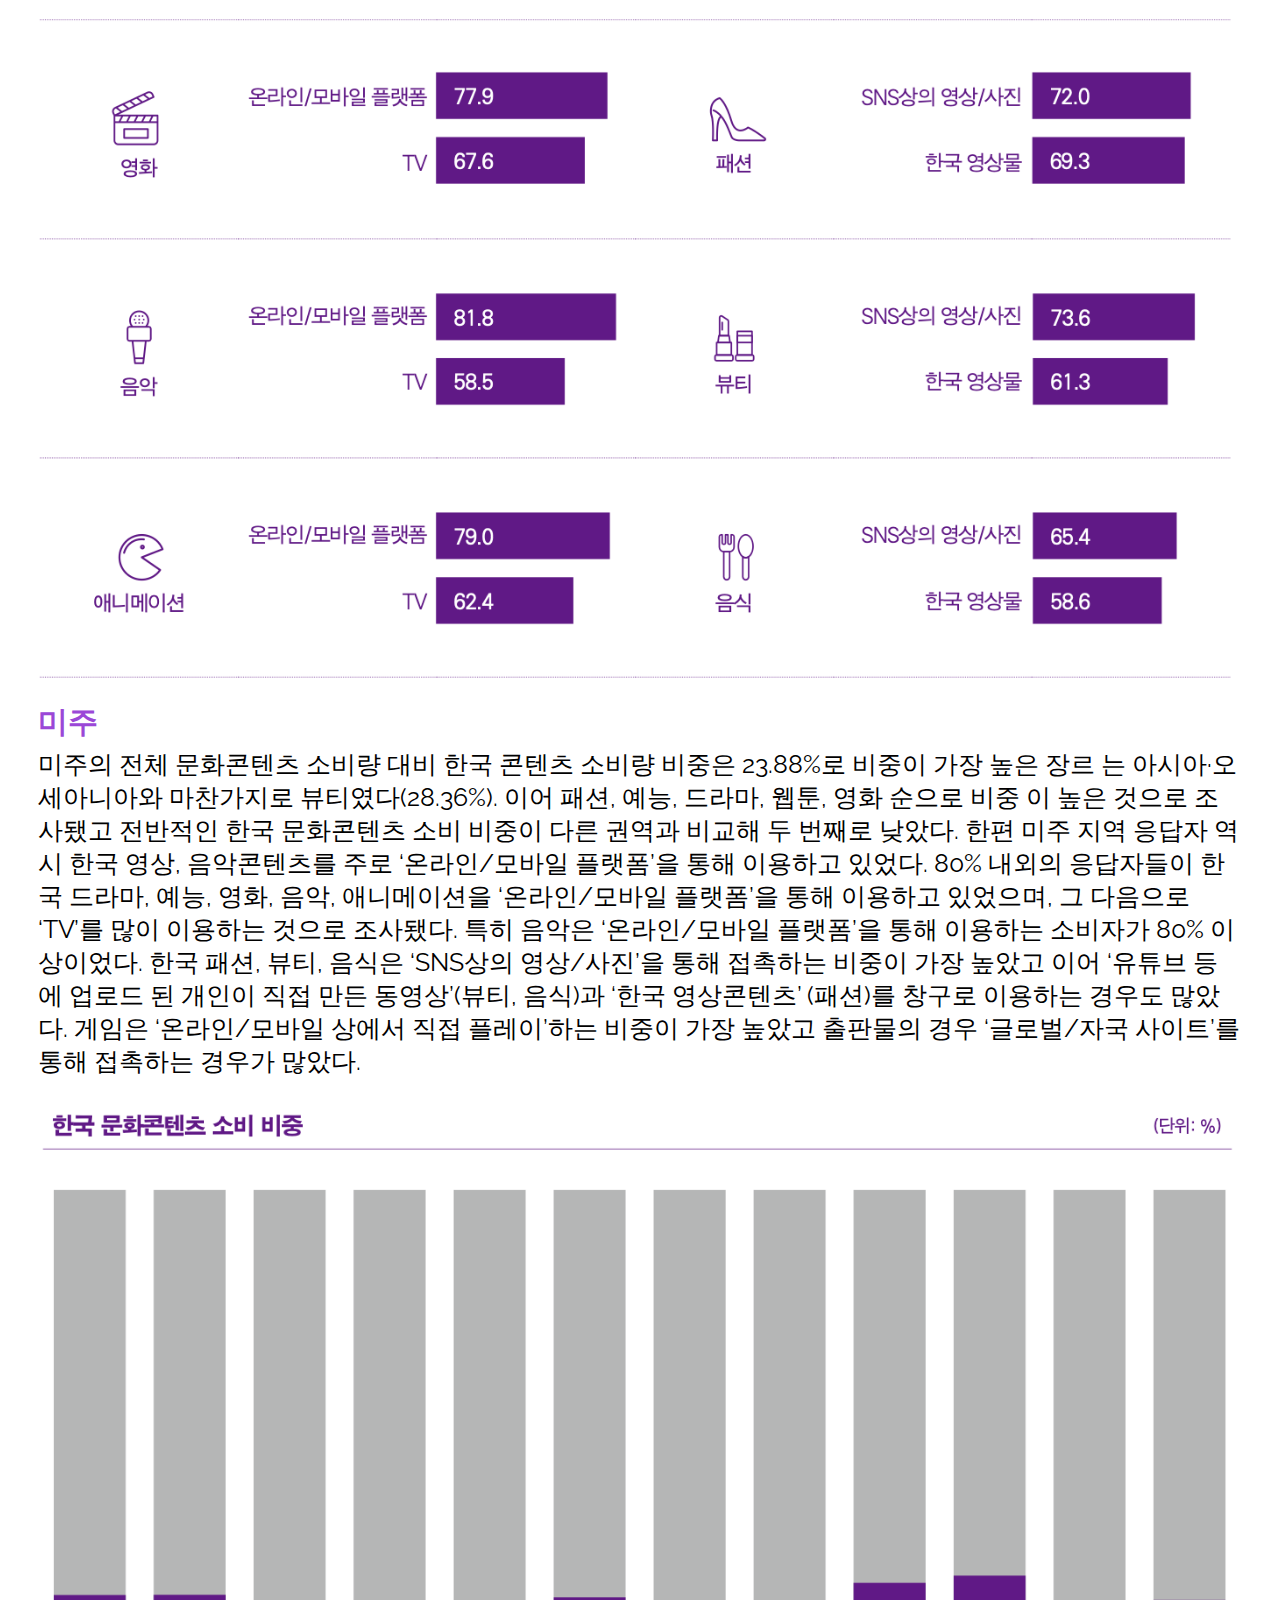
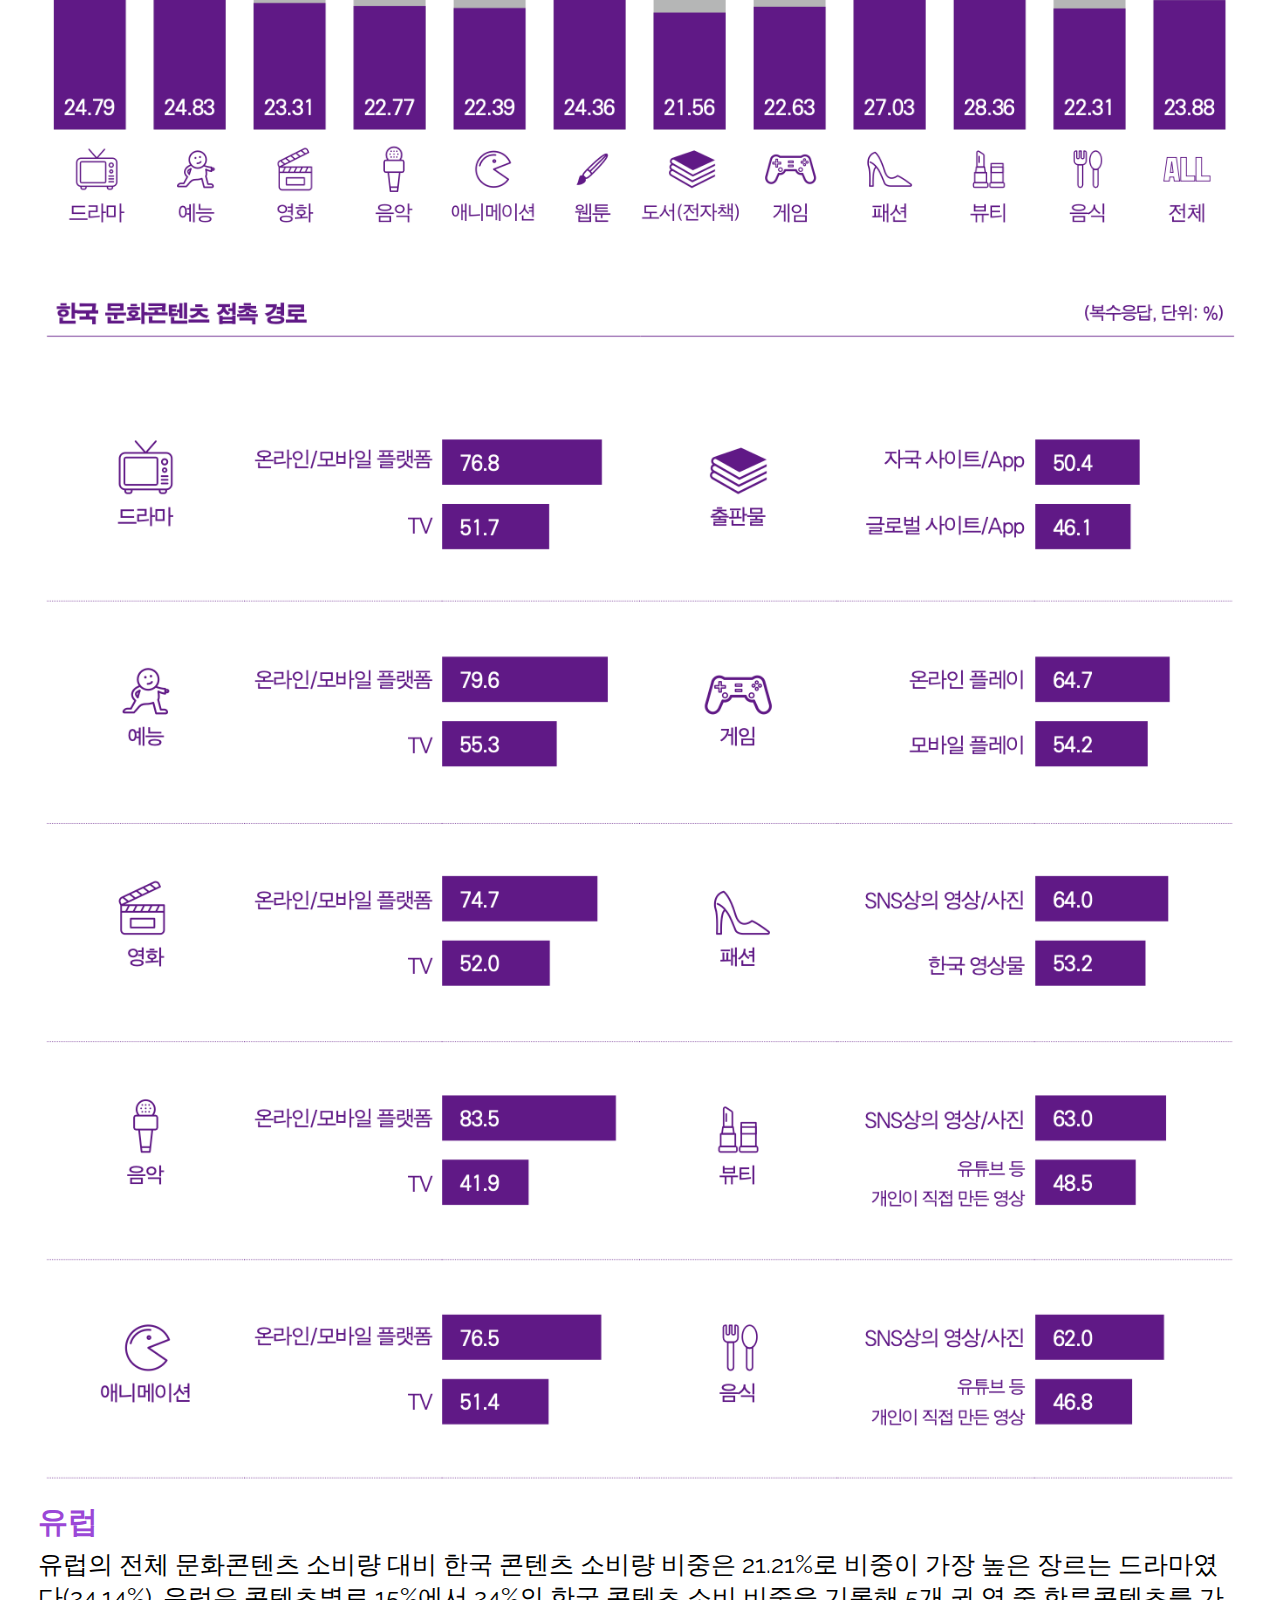
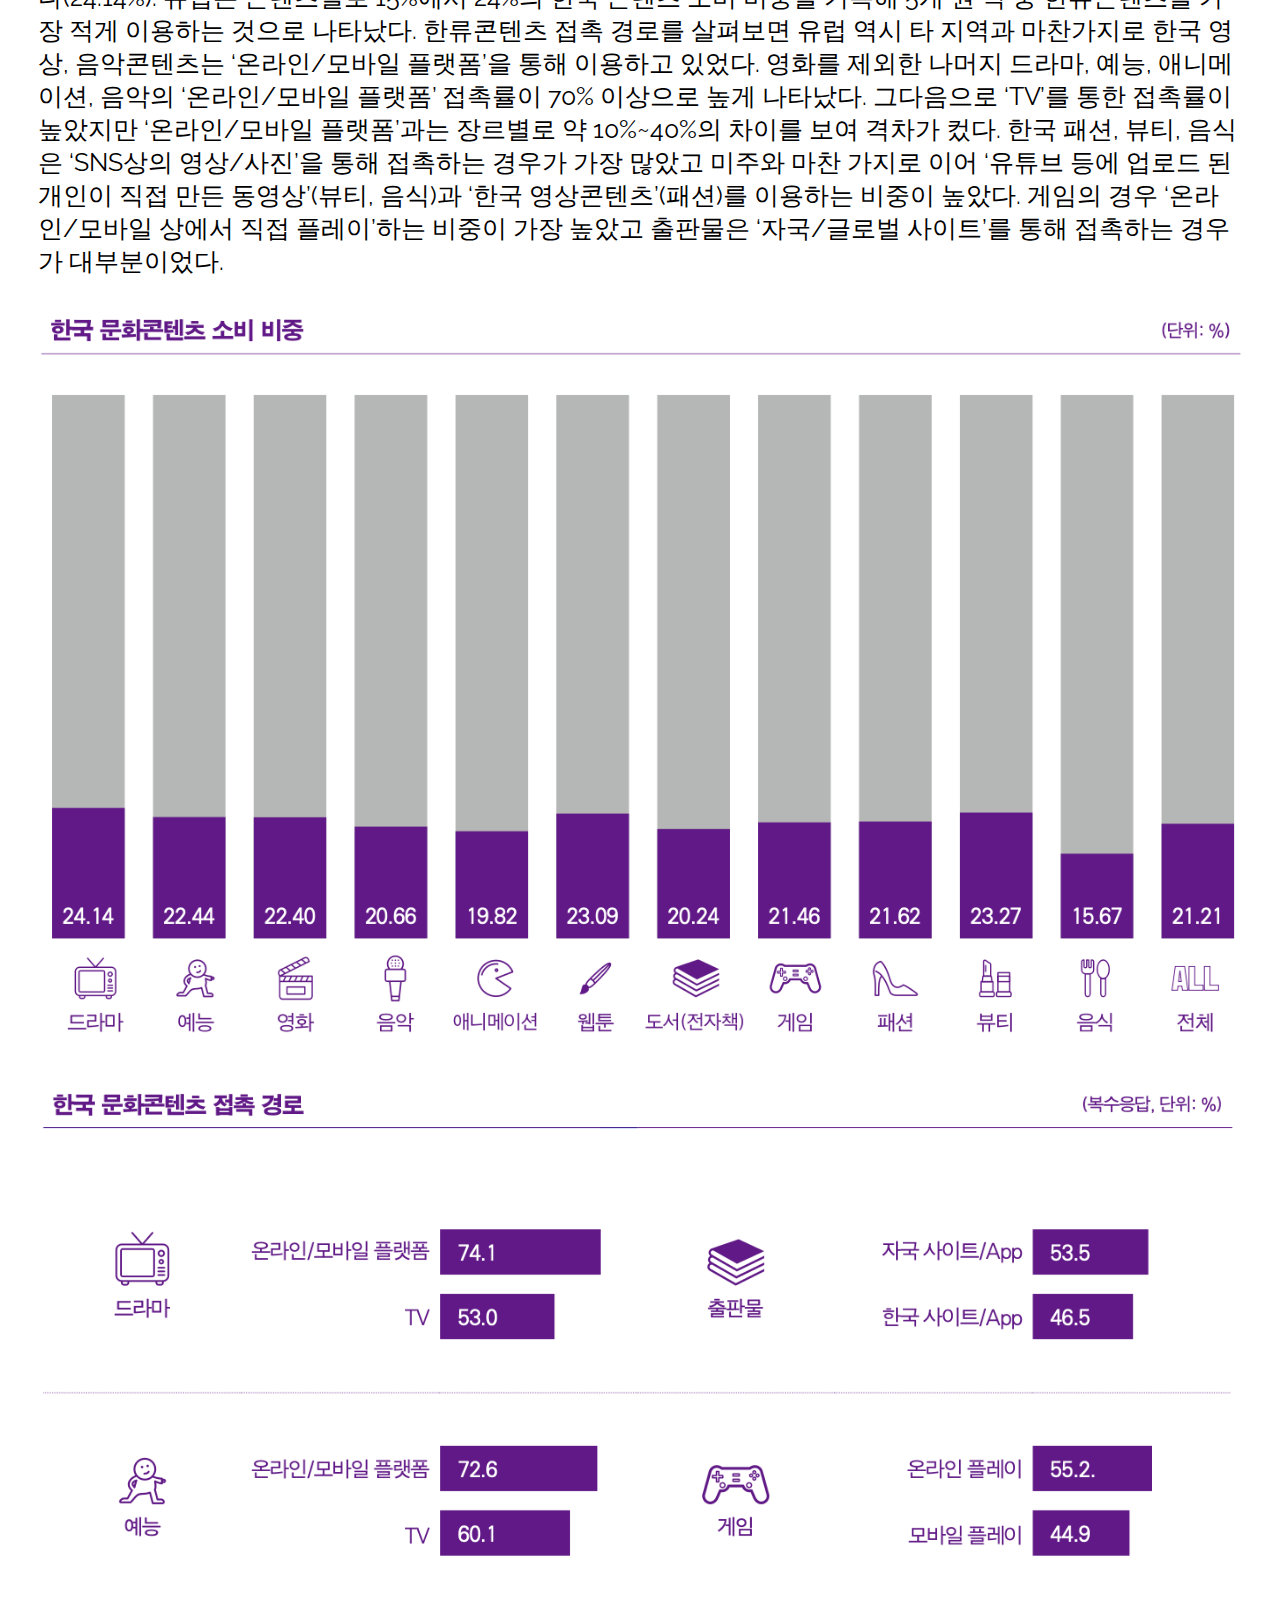
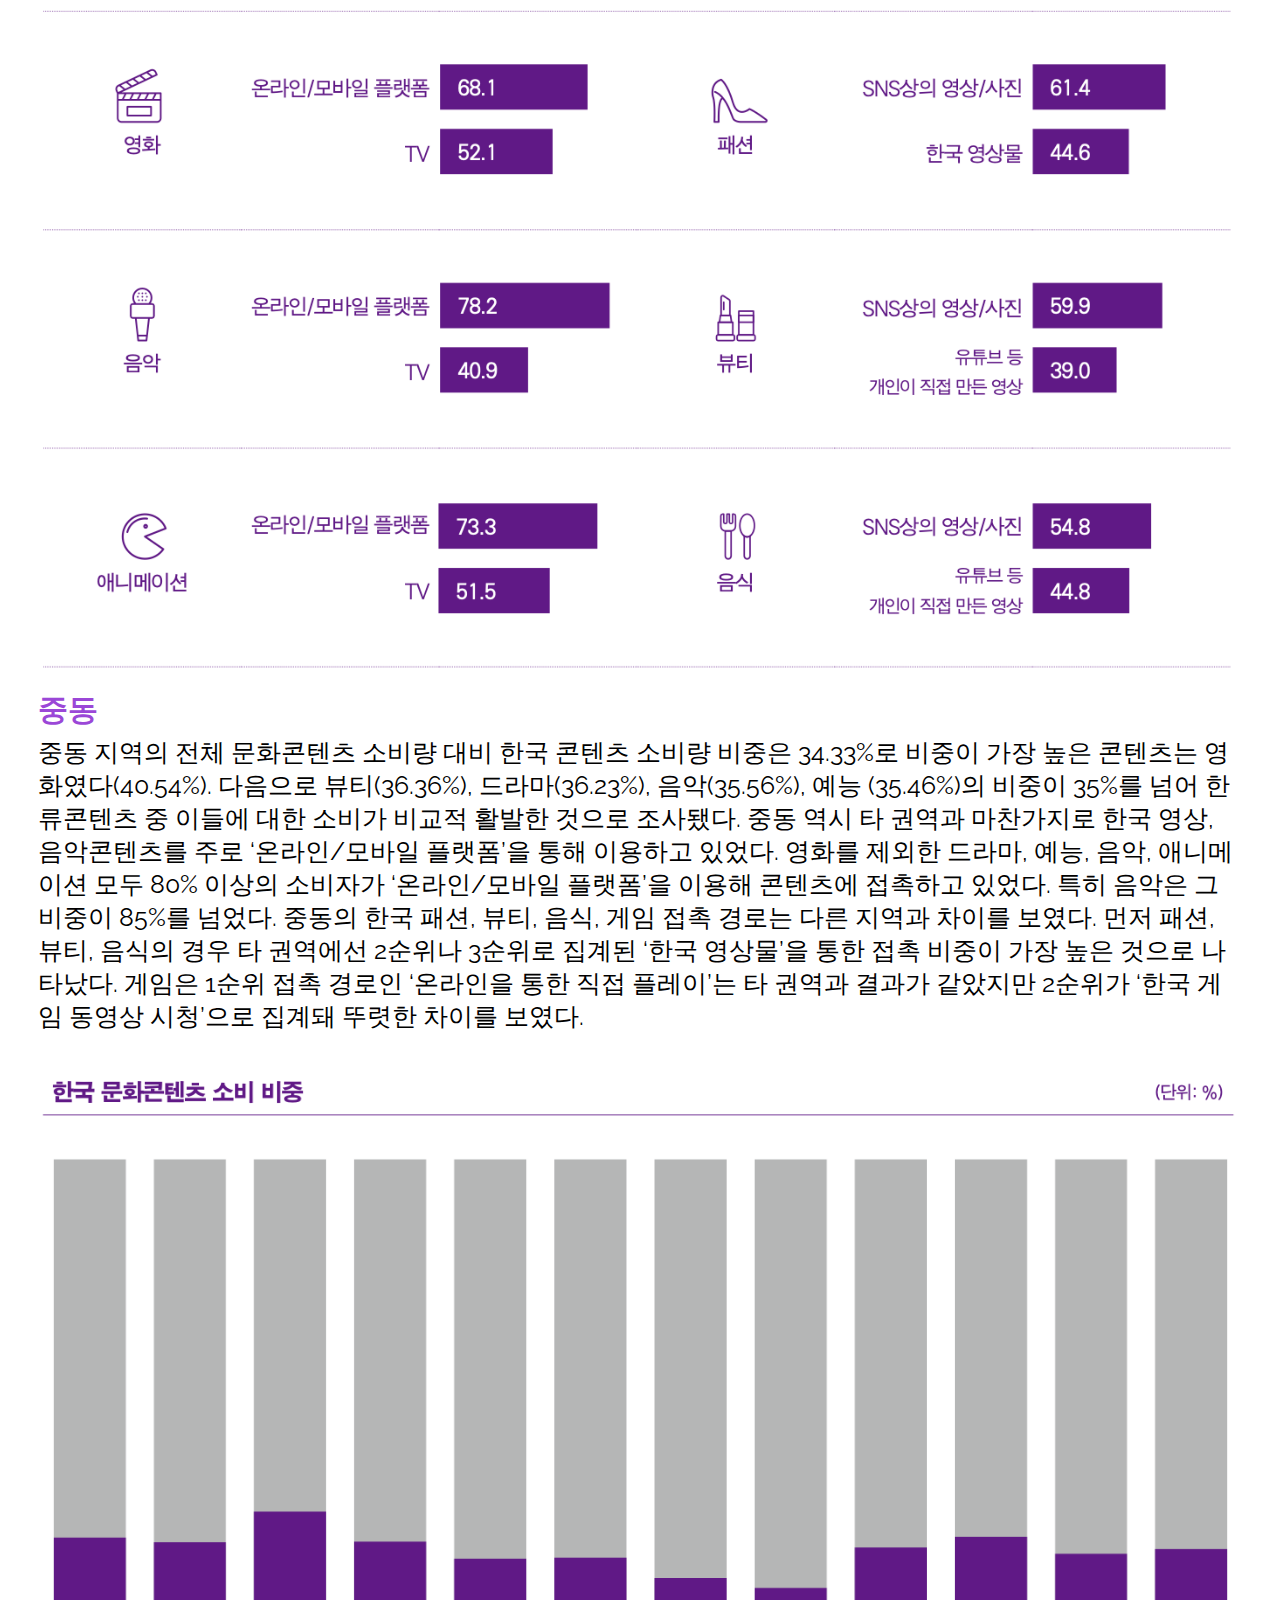
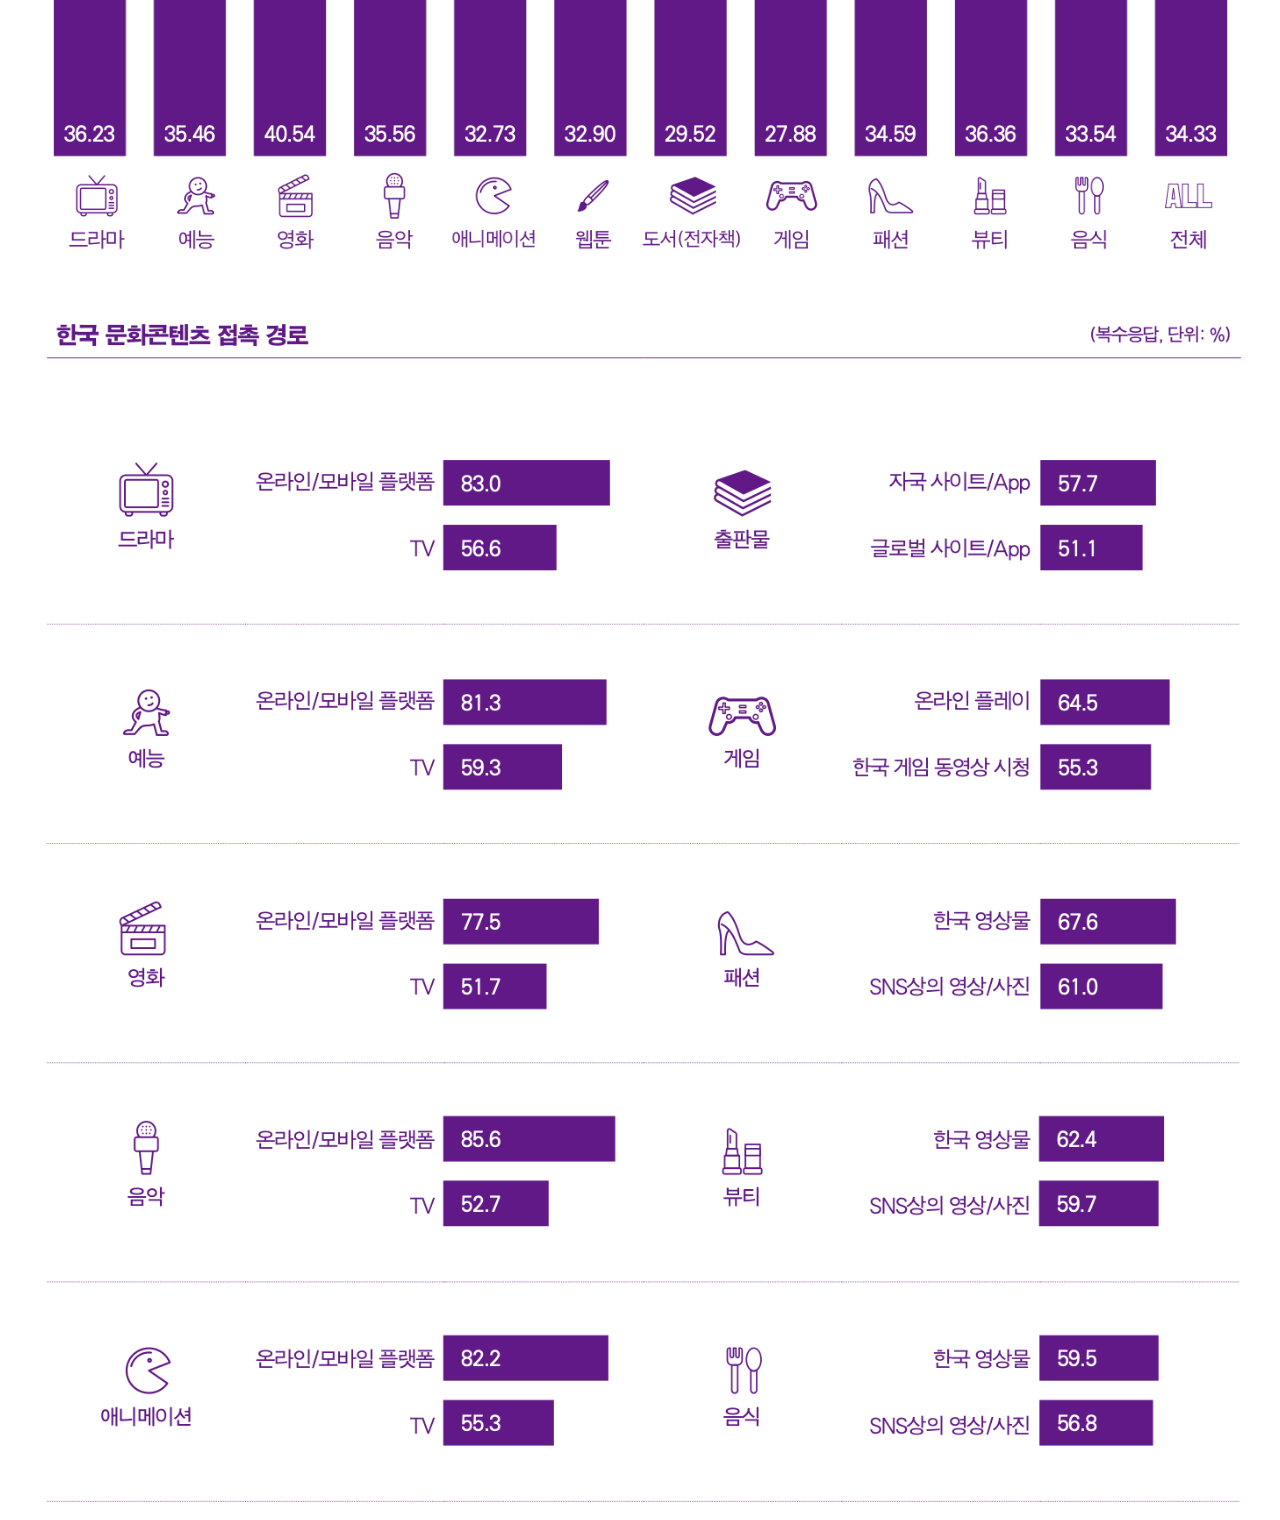
<file: country-kr.html>
<!DOCTYPE html>
<html lang="kr">
<head>
    <meta charset="UTF-8">
    <meta http-equiv="X-UA-Compatible" content="IE=edge">
    <meta name="viewport" content="width=device-width, initial-scale=1.0">
    <title>Issue</title>
    <link href="https://fonts.googleapis.com/icon?family=Material+Icons" rel="stylesheet">
    <link href="https://fonts.googleapis.com/css2?family=Raleway:wght@500&display=swap" rel="stylesheet">
    <link href="main.css" rel="stylesheet">
    <link href="country.css" rel="stylesheet">
</head>
<body>
    <!-- Header를 나타내는 구간입니다. -->
    <header>
        <ul class="navbar">
            <li><a href="home-kr.html">홈</a></li>
            <li><a href="annual-kr.html">연간 이슈</a></li>
            <li><a href="country-kr.html">국가별 · 권역별 이슈</a></li>
        </ul>
    </header><!-- Header를 나타내는 구간이 끝났습니다. -->
    <div class="main">
        <div class="main-title">
            <!-- <h1>
                <span class="material-icons">dashboard</span>
            </h1> -->
            <h2>
                국가별 · 권역별 이슈
            </h2>
        </div>
        <section>
            <div class="detail-container">
                <h3>
                    한류(한국) 인식
                </h3>
                <h4>
                    5권역 종합
                </h4>
                <p>
                    중동과 아프리카를 제외한 모든 권역에서 ‘K-Pop’에 대한 응답이 가장 많았다. ‘K-Pop’은 2017 년부터 5년째 1위를 유지했다. 전년도 조사와 비교해
                    연상률은 2.8%p 감소했고 1위를 차지한 권역도 4개 에서 3개로 줄어들긴 했지만 여전히 ‘K-Pop’의 영향력은 큰 것으로 보인다. 모든 권역에서
                    ‘K-Pop’에 대한 연상률이 감소했는데 특히 아프리카에서 5.5%p 줄어 다른 지역과 비교해 감소폭이 상대적으로 더 컸다.

                    ‘한식’은 전년도 조사와 비슷한 연상률을 기록하며 전 권역에서 상위권에 위치했고 중동에서 1위, 아시아 ・ 오세아니아, 유럽, 아프리카에서는 2위,
                    미주에서 3위에 올랐다. <오징어 게임> 글로벌 신드롬으로 ‘드라마’ 연상률이 전년 대비 1.1%p 증가했고 순위도 5위에서 3위로 두 계단 상승했다.
                </p>
                <img src="rec-comp.png" class="detail-img">
                <h4>
                    아시아 · 오세아니아
                </h4>
                <p>
                    아시아 ・ 오세아니아 지역은 ‘K-Pop’, ‘한식’, ‘드라마’, ‘한류스타’, ‘IT제품/브랜드’ 순으로 연상률이 높았다. 전년도 조사와 마찬가지로 ‘K-Pop’과
                    ‘한식’이 각각 5개국과 3개국에서 1위를 차지하며 연상 이 미지 상위권을 양분했다. 태국, 말레이시아, 인도네시아, 베트남 등 아세안 지역에서 ‘K-Pop’에
                    대한 연상률이 가장 높았고, 중국, 일본, 대만 등 동아시아에서는 ‘한식’에 대한 연상률이 높았다. 특히 일본에서 ‘한식’은 30%에 육박하는 높은 응답률을
                    기록해 일본 내 ‘한식’의 인기를 확인할 수 있었다.

                    지난 5년과 마찬가지로 이번 조사에서도 유일하게 인도만 ‘IT제품/브랜드’의 연상률이 가장 높았 다. 그러나 응답률은 전년에 비해 소폭(1.8%p) 감소했다.
                    한편 ‘드라마’와 ‘한류스타’도 인도를 제외한 대부분 아시아・오세아니아 국가에서 상위 연상 이미지로 꼽혔다.
                </p>
                <img src="rec-asia.png" class="detail-img">
                <h4>
                    미주
                </h4>
                <p>
                    미주 역시 전년과 마찬가지로 ‘K-Pop’ 연상률이 가장 높았다. 국가별로 살펴보면, 미국은 ‘K-Pop’ 응답률이 전년 조사 대비 2.5%p 감소했지만 ‘한식’에 내줬던
                    1위 자리를 탈환했다. 브라질 역시 전년보다 응답률이 7.2%p 감소하긴 했지만 여전히 높은 수치를 기록하며 ‘K-Pop’이 1위를 지켰다. 전년도부터 조사에 포함된
                    아르헨티나는 ‘K-Pop’이 16.3%의 응답률을 기록하며 2년 연속 1위를 기록했다.

                    한편 ‘IT제품/브랜드’와 ‘한류스타’는 3개국에서 모두 5위권 안에 포함되었다. 특히 브라질과 아르헨티나에서 ‘IT제품/브랜드’는 ‘K-Pop’에 이어 2위에
                    오르며 미주 전반에서 ‘IT제품/브랜드’의 인지도가 높은 수준임을 알 수 있었다.
                </p>
                <img src="rec-ame.png" class="detail-img">
                <h4>
                    유럽
                </h4>
                <p>
                    유럽은 ‘K-Pop’, ‘한식’이 각 국가별로 연상 이미지 상위권에 위치한 가운데 ‘IT제품/브랜드’도 튀 르키예를 제외한 3개국에서 순위권에 올랐다.
                    프랑스와 영국에서는 전년도 조사에 이어 ‘K-Pop’이 1위를 지켰지만 프랑스의 ‘K-Pop’ 연상률은 2017년부터 매년 떨어지고 있고 이번 조사에서도 전년
                    대비 0.6%p 하락했다. 반면 ‘한류스타’ 연상률은 2.6%p 증가해 전년도 7위에서 다섯 계단 상승한 2위를 기록했다. ‘IT제품/브랜드’는 프랑스에서 3위,
                    영국과 러시아에서는 4위에 올라 유럽 대부분 지역에서 높은 인지도를 보였다.

                    러시아는 ‘뷰티 제품’과 ‘자동차’가 각각 연상 이미지 1, 3위에 올라 전년과 마찬가지로 나머지 국가와 다른 양상을 보였고, 튀르키예의 경우 ‘한국전쟁’이
                    전년도에 이어 1위를 기록해 여전히 군사 동맹국의 이미지가 강한 것으로 나타났다.
                </p>
                <img src="rec-eur.png" class="detail-img">
                <h4>
                    중동 · 아프리카
                </h4>
                <p>
                    UAE에서는 ‘한식’이 4년 연속 연상률 1위를 기록했던 ‘K-Pop’을 제치고 선두를 차지했고 응답률 도 소폭(2.5%p) 증가했다. 다음으로 ‘K-Pop’, ‘드라마’, ‘한류스타’,
                    ‘영화’에 대한 연상률이 높은 것으로 조 사돼 소비재 연상률이 높았던 전년 조사 대비 전반적으로 문화콘텐츠에 대한 응답률이 증가했다.

                    남아공의 경우 전년도에 이어 ‘IT제품/브랜드’가 선두를 차지했다. 이어 ‘한식’, ‘영화’, ‘태권도’, ‘K-Pop’, ‘패션’, ‘애니메이션’이 상위권을 형성했는데 전년도
                    조사에서 11.0%의 연상률로 2위를 기록했던 ‘K-Pop’의 낙폭(5.5%p)이 눈에 띈다.
                </p>
                <img src="rec-uae.png" class="detail-img">
            </div>
        </section>
        <section>
            <div class="detail-container">
                <h3>
                    한류 소비
                </h3>
                <h4>
                    아시아 · 오세아니아
                </h4>
                <p>
                    아시아 · 오세아니아 지역의 전체 문화콘텐츠 소비량 대비 한류콘텐츠 소비량 비중은 29.87%였고, 비중이 가장 높은 콘텐츠는 뷰티(35.12%)인 것으로 조사됐다. 그 다음으로 드라마,
                    패션, 영화, 예능 순 으로 비중이 높은 것으로 나타나 전반적으로 한국 영상콘텐츠와 라이프스타일 제품에 대한 소비가 활발한 것을 알 수 있었다.

                    한편 아시아 · 오세아니아에서 한국 드라마, 예능, 영화, 음악, 애니메이션의 주요 접촉 경로는 ‘온라인/모바일 플랫폼’이 가장 큰 비중을 차지했다. 그러나 ‘TV’를 통한
                    접촉 비중도 여전히 콘텐츠별로 약 58%~74%를 기록해 뉴미디어와 전통 미디어의 공존 현상이 심화하고 있었다.

                    한국 패션, 뷰티, 음식은 주로 ‘SNS상의 영상과 사진’을 통해 접촉하는 것으로 조사됐고, ‘한국 영상콘텐츠’를 통한 접촉도 그에 상응하는 것으로 나타났다. 출판물의 경우에는
                    ‘자국 사이트를 통한 이용’이 ‘글로벌 사이트 이용’에 비해 15%p 정도 많았고, 게임은 ‘온라인과 모바일을 통해 직접 플레이’하는 경우가 다수였다.

                </p>
                <img src="cons-asia1.png" class="detail-img">
                <img src="cons-asia2.png" class="detail-img">
                <h4>
                    미주
                </h4>
                <p>
                    미주의 전체 문화콘텐츠 소비량 대비 한국 콘텐츠 소비량 비중은 23.88%로 비중이 가장 높은 장르 는 아시아·오세아니아와 마찬가지로 뷰티였다(28.36%). 이어 패션,
                    예능, 드라마, 웹툰, 영화 순으로 비중 이 높은 것으로 조사됐고 전반적인 한국 문화콘텐츠 소비 비중이 다른 권역과 비교해 두 번째로 낮았다.

                    한편 미주 지역 응답자 역시 한국 영상, 음악콘텐츠를 주로 ‘온라인/모바일 플랫폼’을 통해 이용하고 있었다. 80% 내외의 응답자들이 한국 드라마, 예능, 영화, 음악,
                    애니메이션을 ‘온라인/모바일 플랫폼’을 통해 이용하고 있었으며, 그 다음으로 ‘TV’를 많이 이용하는 것으로 조사됐다. 특히 음악은 ‘온라인/모바일 플랫폼’을 통해 이용하는
                    소비자가 80% 이상이었다.

                    한국 패션, 뷰티, 음식은 ‘SNS상의 영상/사진’을 통해 접촉하는 비중이 가장 높았고 이어 ‘유튜브 등에 업로드 된 개인이 직접 만든 동영상’(뷰티, 음식)과 ‘한국 영상콘텐츠’
                    (패션)를 창구로 이용하는 경우도 많았다. 게임은 ‘온라인/모바일 상에서 직접 플레이’하는 비중이 가장 높았고 출판물의 경우 ‘글로벌/자국 사이트’를 통해 접촉하는 경우가 많았다.
                </p>
                <img src="cons-ame1.png" class="detail-img">
                <img src="cons-ame2.png" class="detail-img">
                <h4>
                    유럽
                </h4>
                <p>
                    유럽의 전체 문화콘텐츠 소비량 대비 한국 콘텐츠 소비량 비중은 21.21%로 비중이 가장 높은 장르는 드라마였다(24.14%). 유럽은 콘텐츠별로 15%에서 24%의 한국 콘텐츠 소비
                    비중을 기록해 5개 권 역 중 한류콘텐츠를 가장 적게 이용하는 것으로 나타났다.

                    한류콘텐츠 접촉 경로를 살펴보면 유럽 역시 타 지역과 마찬가지로 한국 영상, 음악콘텐츠는 ‘온라인/모바일 플랫폼’을 통해 이용하고 있었다. 영화를 제외한 나머지 드라마,
                    예능, 애니메이션, 음악의 ‘온라인/모바일 플랫폼’ 접촉률이 70% 이상으로 높게 나타났다. 그다음으로 ‘TV’를 통한 접촉률이 높았지만 ‘온라인/모바일 플랫폼’과는 장르별로
                    약 10%~40%의 차이를 보여 격차가 컸다.

                    한국 패션, 뷰티, 음식은 ‘SNS상의 영상/사진’을 통해 접촉하는 경우가 가장 많았고 미주와 마찬 가지로 이어 ‘유튜브 등에 업로드 된 개인이 직접 만든 동영상’(뷰티,
                    음식)과 ‘한국 영상콘텐츠’(패션)를 이용하는 비중이 높았다. 게임의 경우 ‘온라인/모바일 상에서 직접 플레이’하는 비중이 가장 높았고 출판물은 ‘자국/글로벌 사이트’를
                    통해 접촉하는 경우가 대부분이었다.
                </p>
                <img src="cons-eur1.png" class="detail-img">
                <img src="cons-eur2.png" class="detail-img">
                <h4>
                    중동
                </h4>
                <p>
                    중동 지역의 전체 문화콘텐츠 소비량 대비 한국 콘텐츠 소비량 비중은 34.33%로 비중이 가장 높은 콘텐츠는 영화였다(40.54%). 다음으로 뷰티(36.36%), 드라마(36.23%),
                    음악(35.56%), 예능 (35.46%)의 비중이 35%를 넘어 한류콘텐츠 중 이들에 대한 소비가 비교적 활발한 것으로 조사됐다.

                    중동 역시 타 권역과 마찬가지로 한국 영상, 음악콘텐츠를 주로 ‘온라인/모바일 플랫폼’을 통해 이용하고 있었다. 영화를 제외한 드라마, 예능, 음악, 애니메이션 모두 80% 이상의 소비자가
                    ‘온라인/모바일 플랫폼’을 이용해 콘텐츠에 접촉하고 있었다. 특히 음악은 그 비중이 85%를 넘었다.

                    중동의 한국 패션, 뷰티, 음식, 게임 접촉 경로는 다른 지역과 차이를 보였다. 먼저 패션, 뷰티, 음식의 경우 타 권역에선 2순위나 3순위로 집계된 ‘한국 영상물’을 통한 접촉
                    비중이 가장 높은 것으로 나타났다. 게임은 1순위 접촉 경로인 ‘온라인을 통한 직접 플레이’는 타 권역과 결과가 같았지만 2순위가 ‘한국 게 임 동영상 시청’으로 집계돼 뚜렷한 차이를 보였다.
                </p>
                <img src="cons-mid1.png" class="detail-img">
                <img src="cons-mid2.png" class="detail-img">
            </div>
        </section>

    </div>
</body>
</html>
</file>
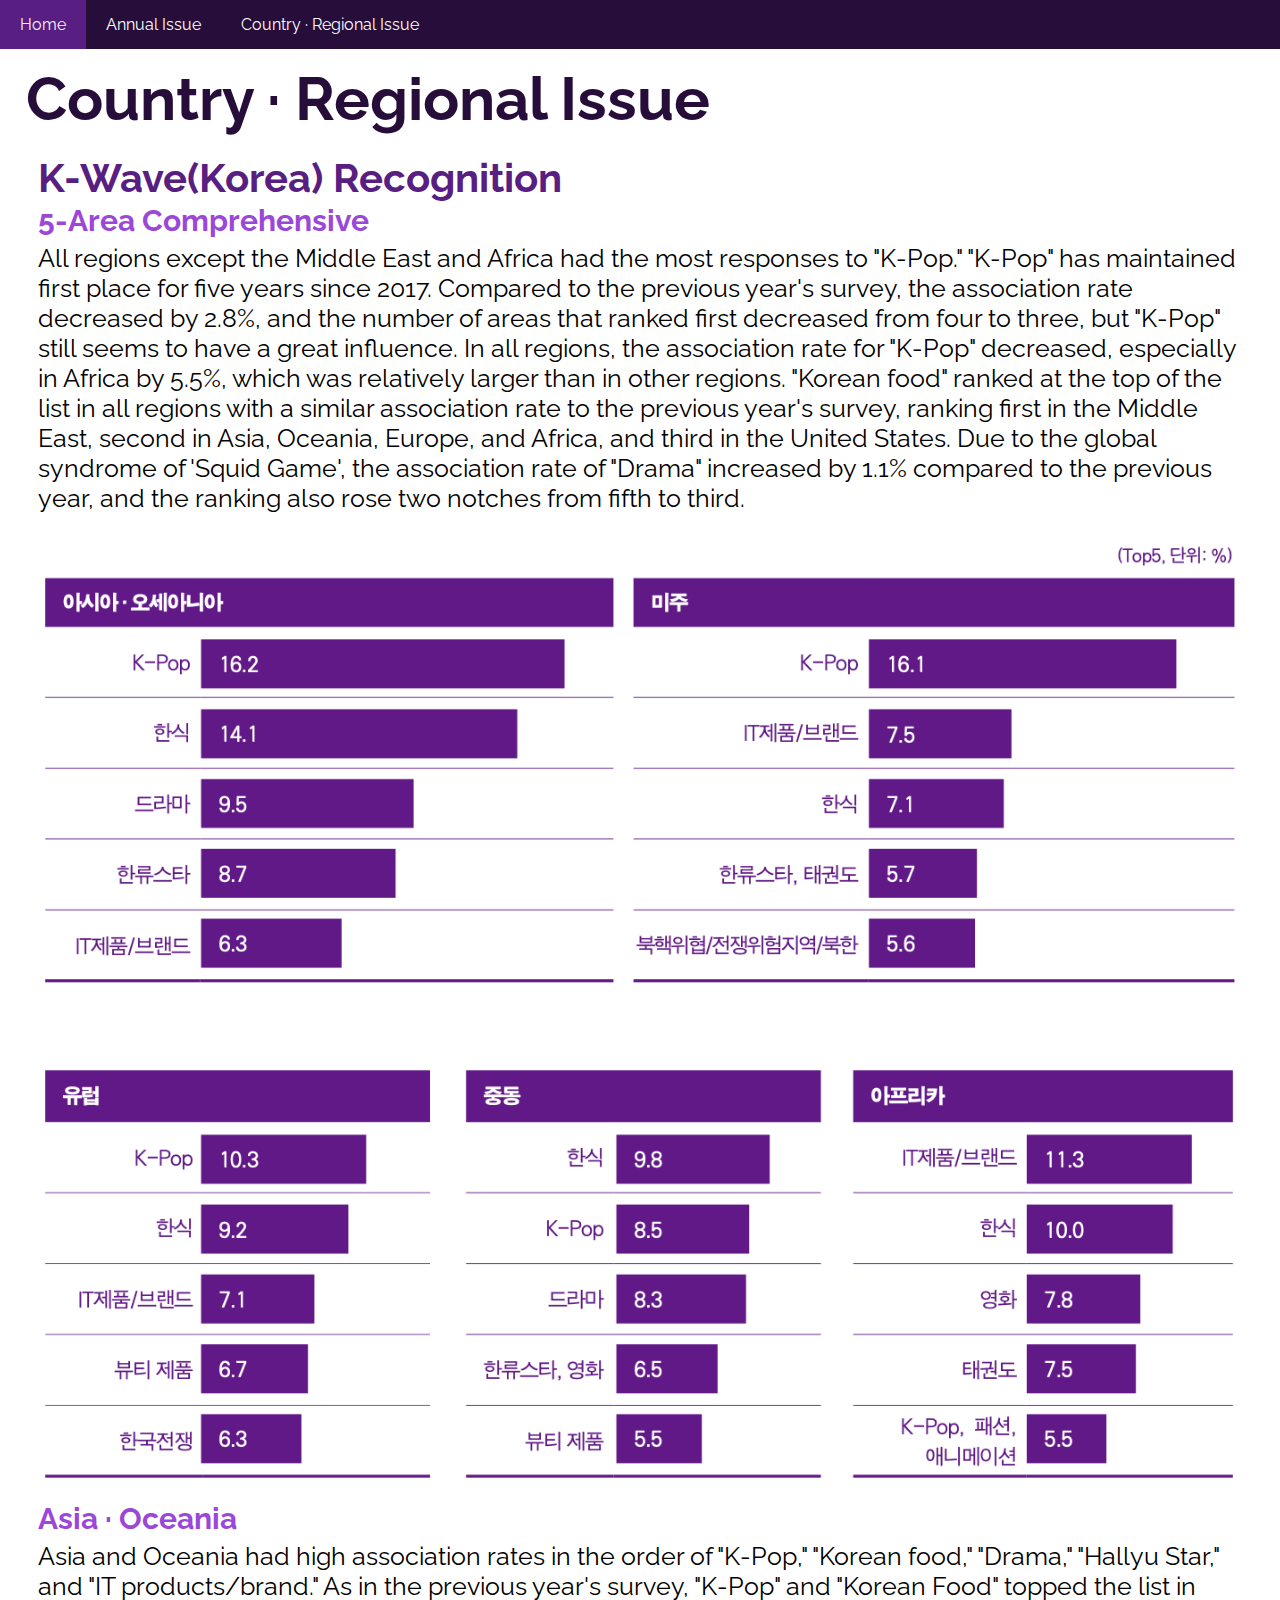
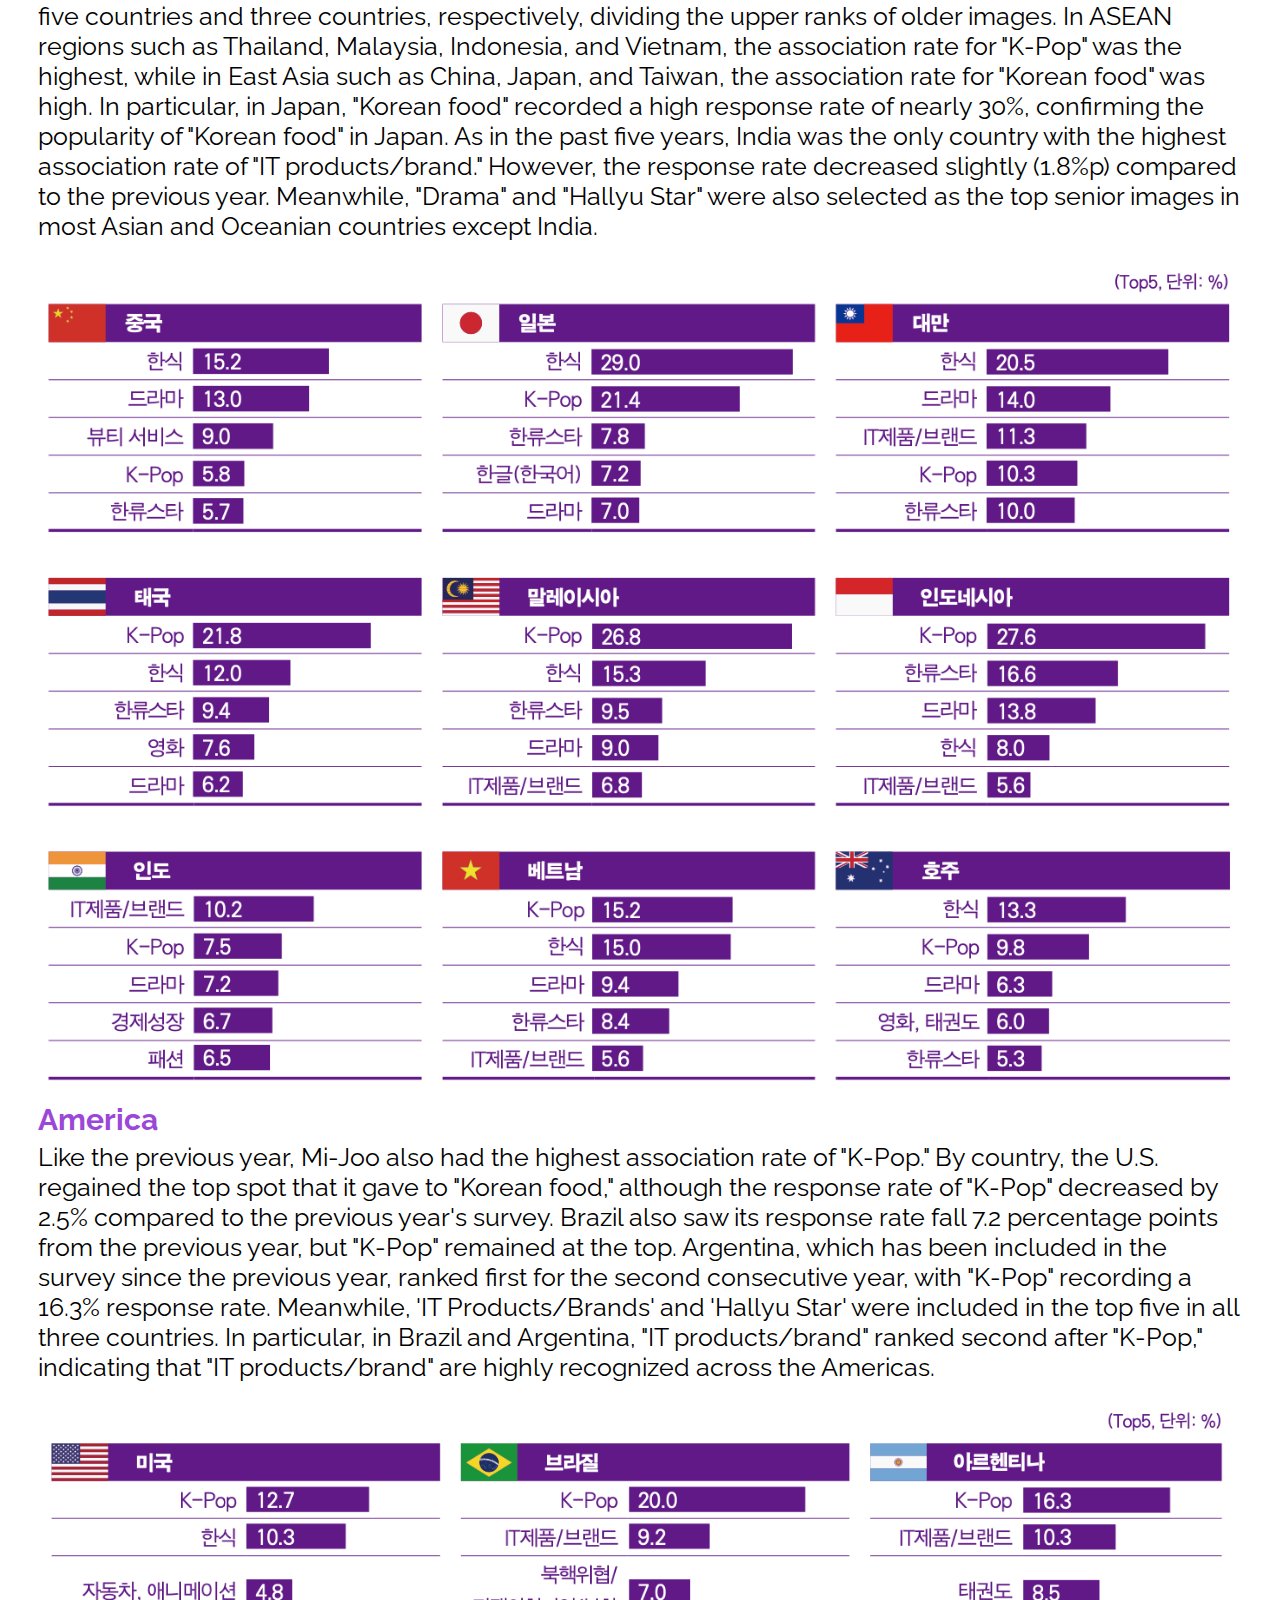
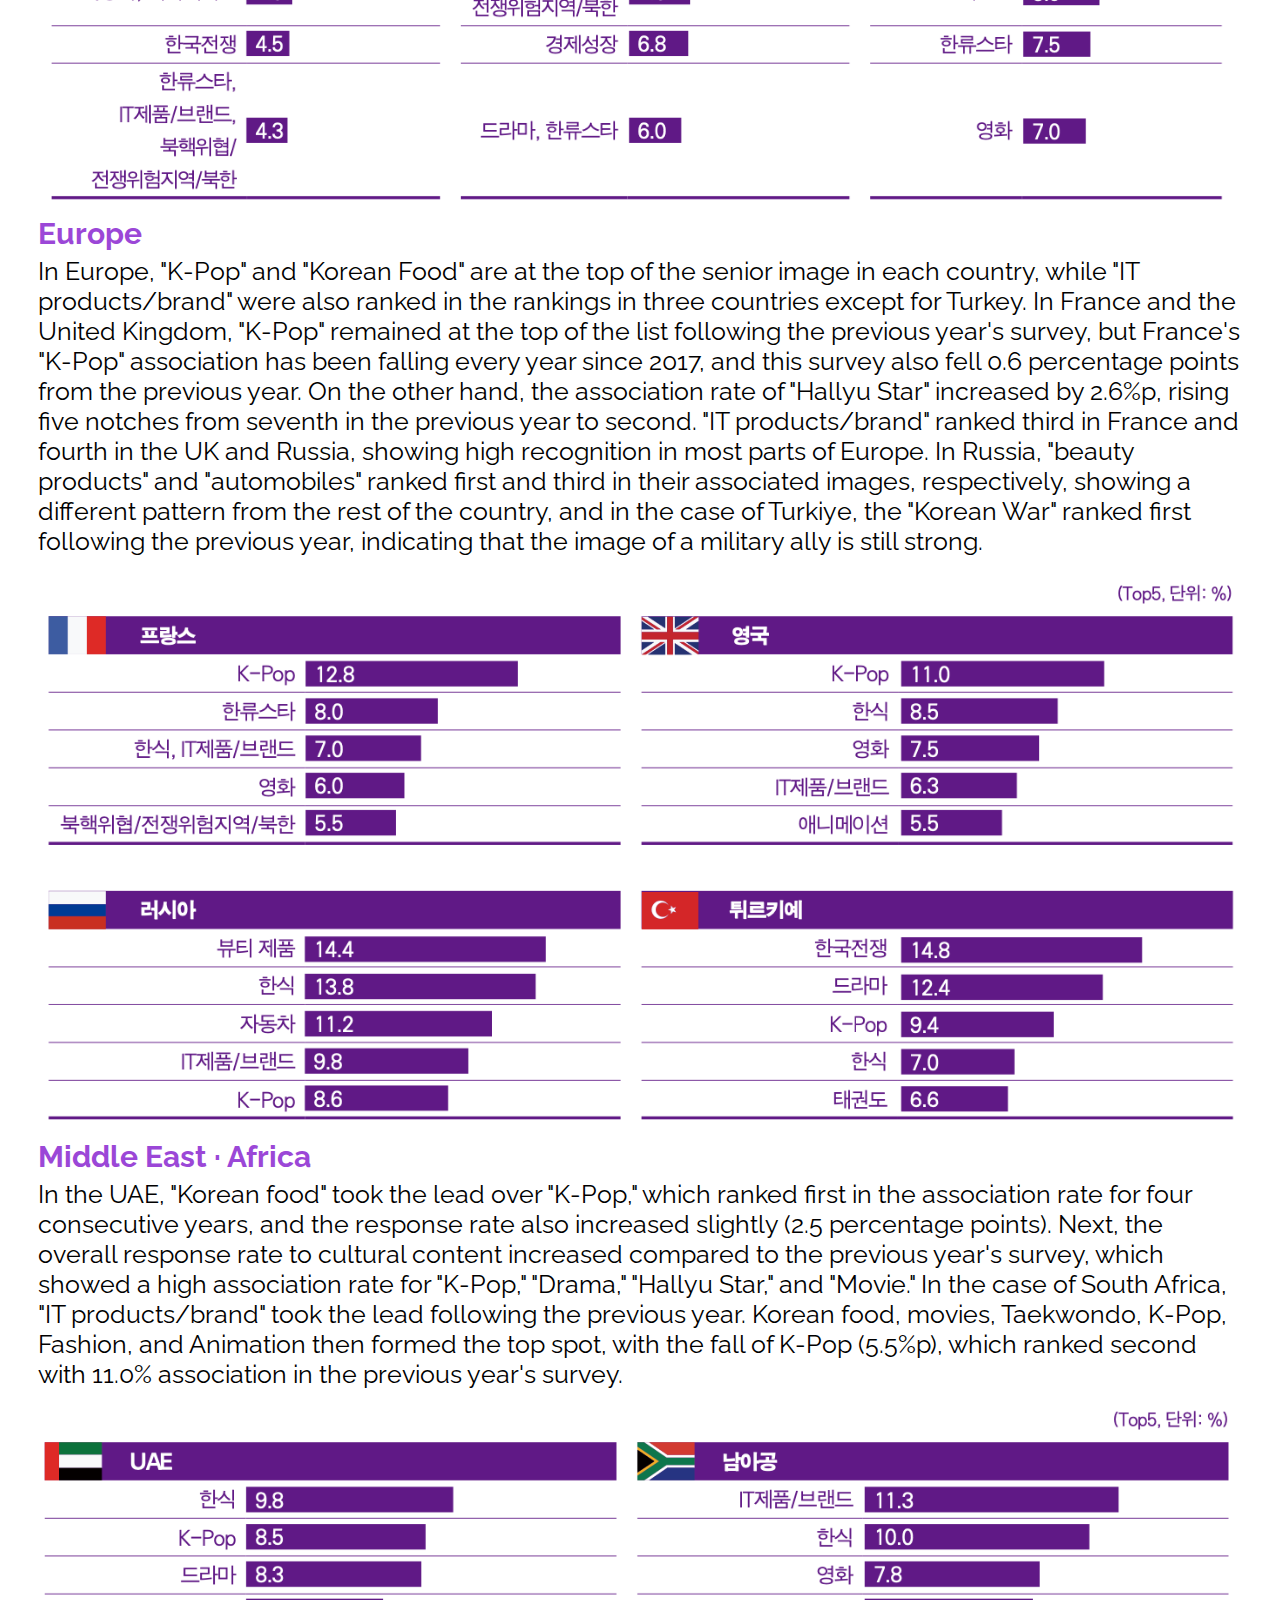
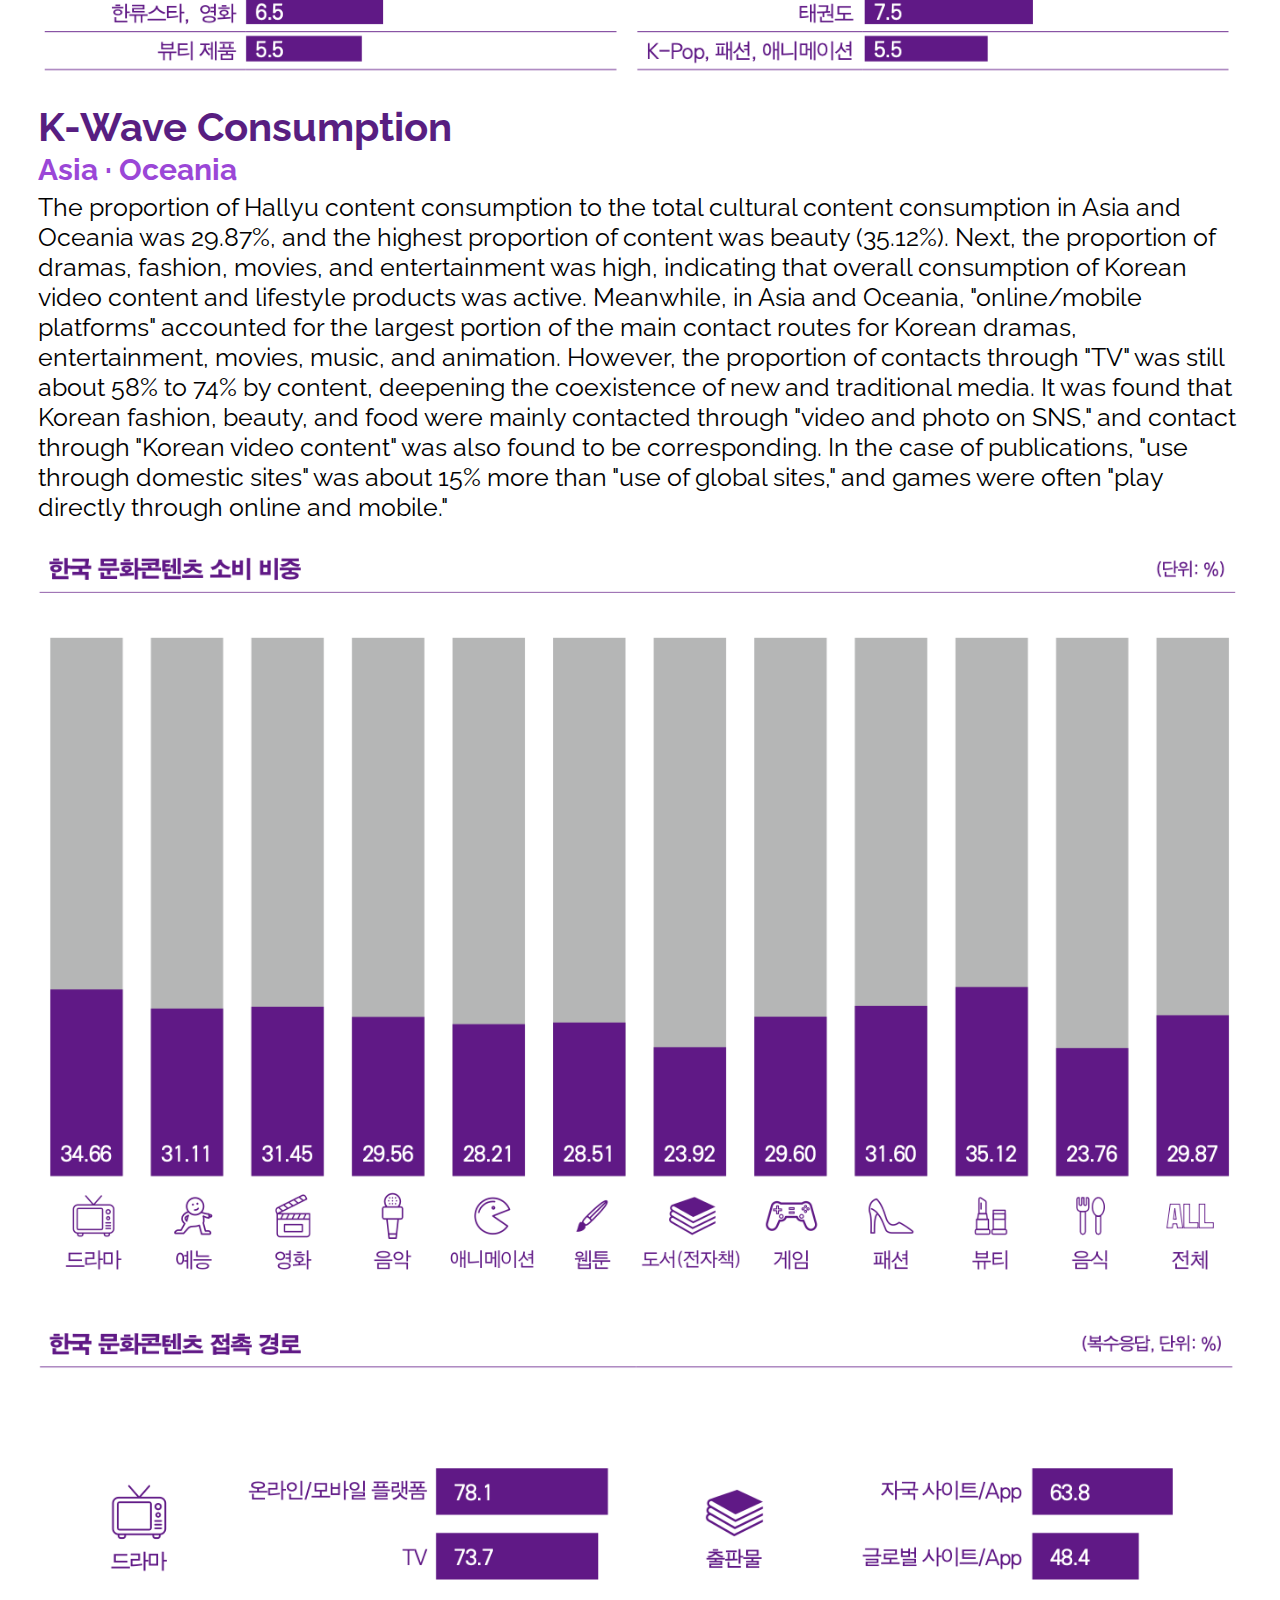
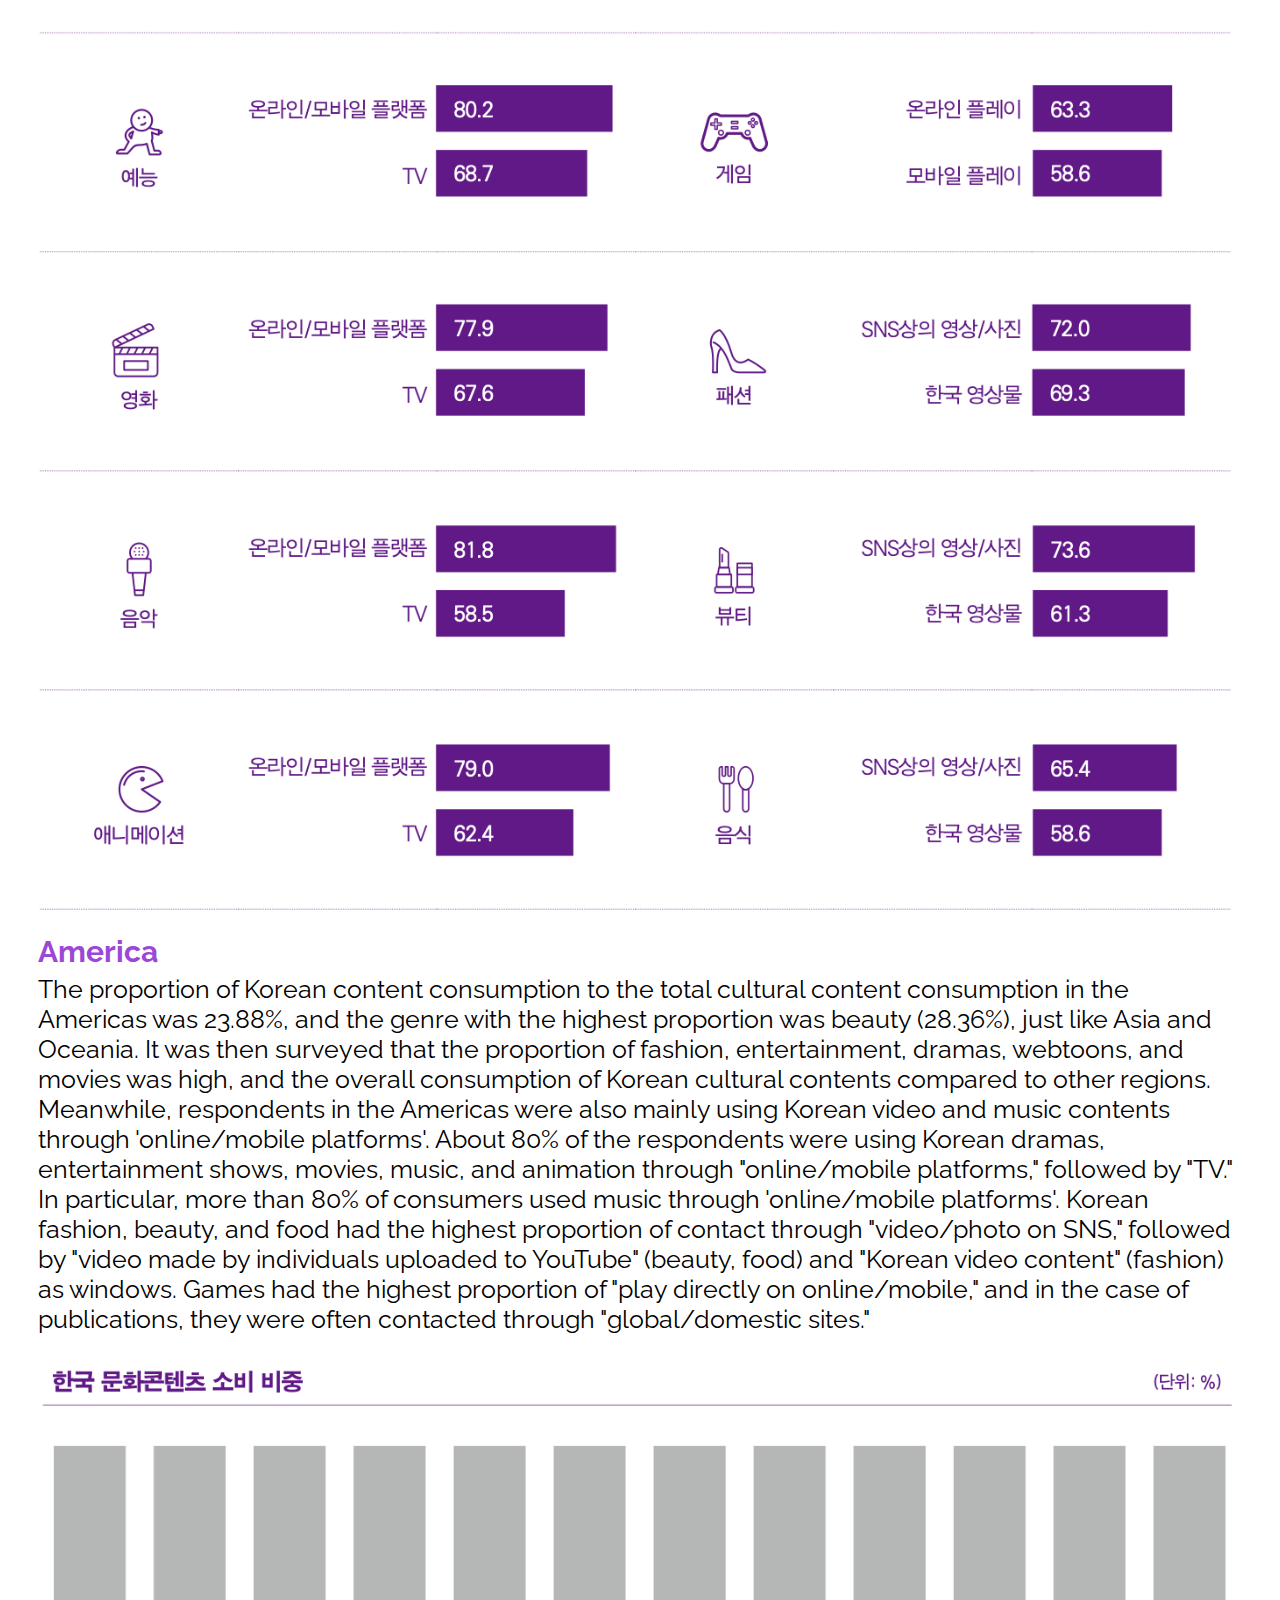
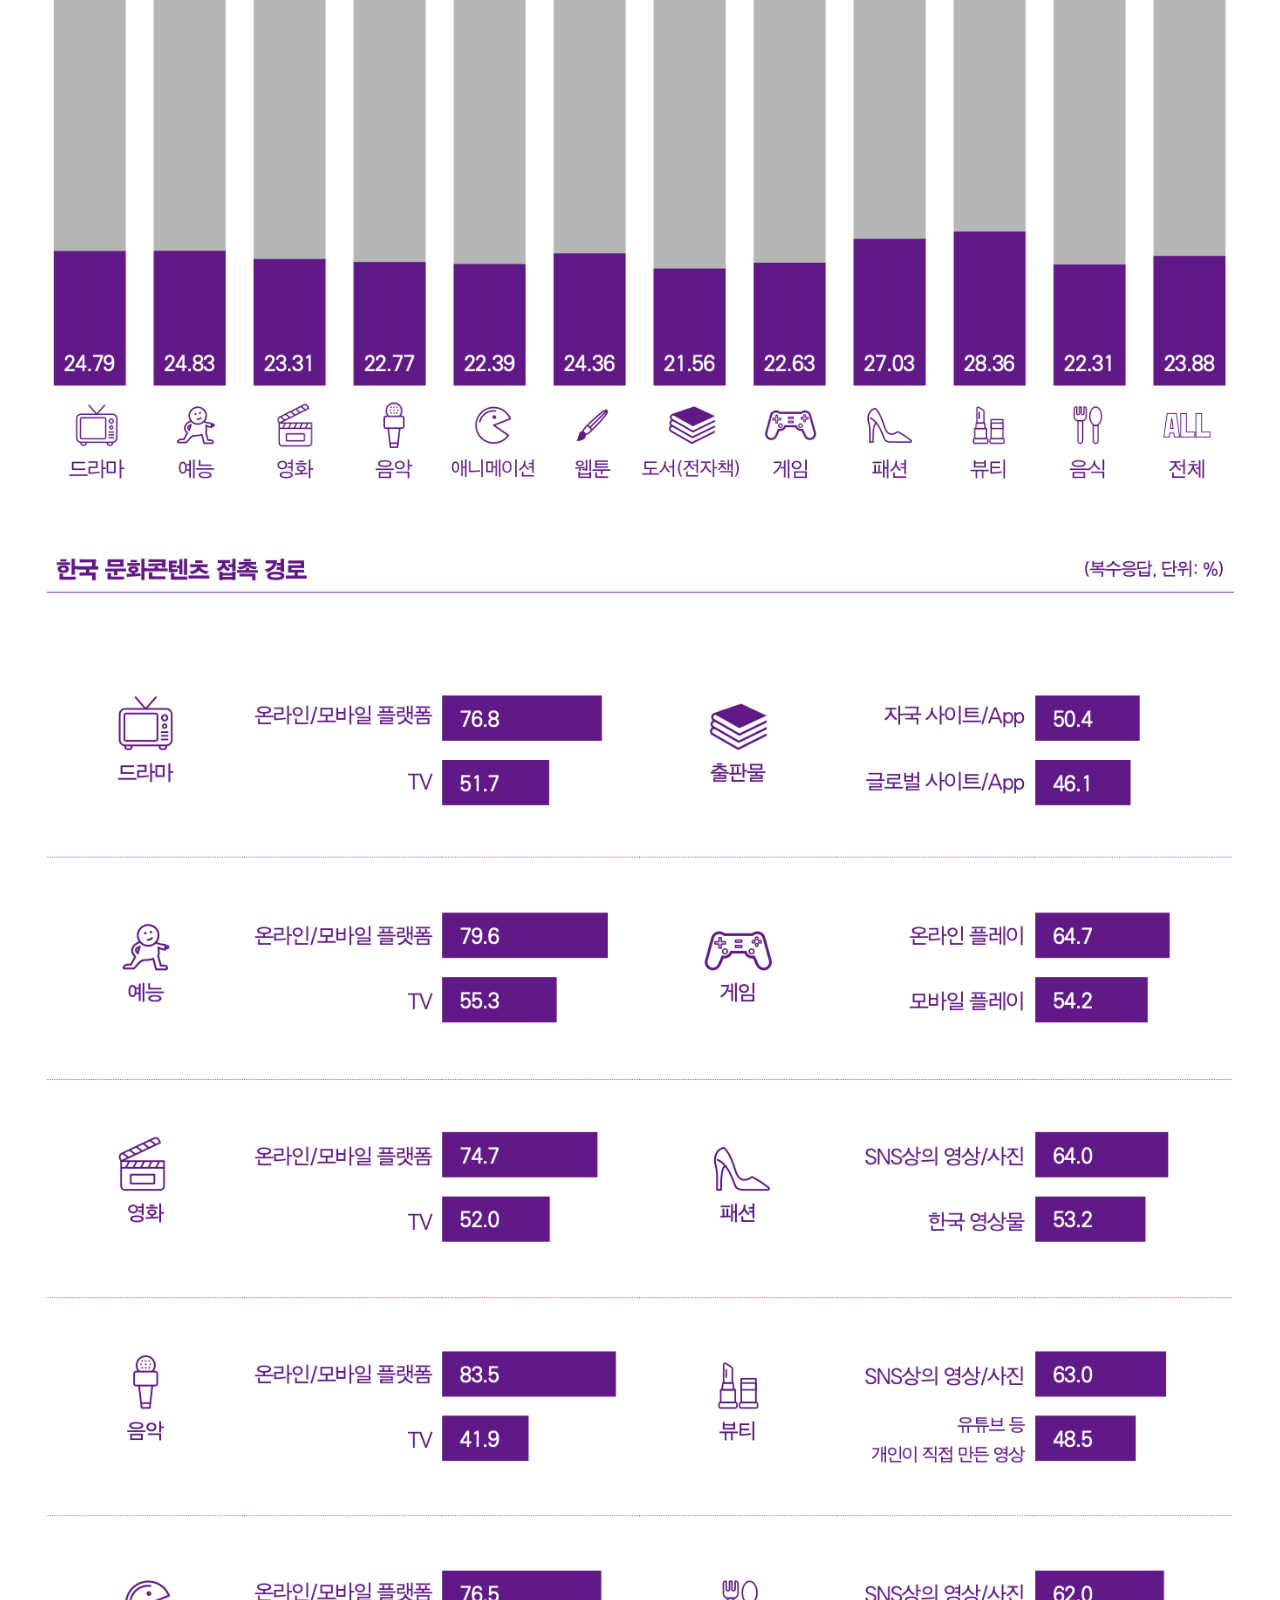
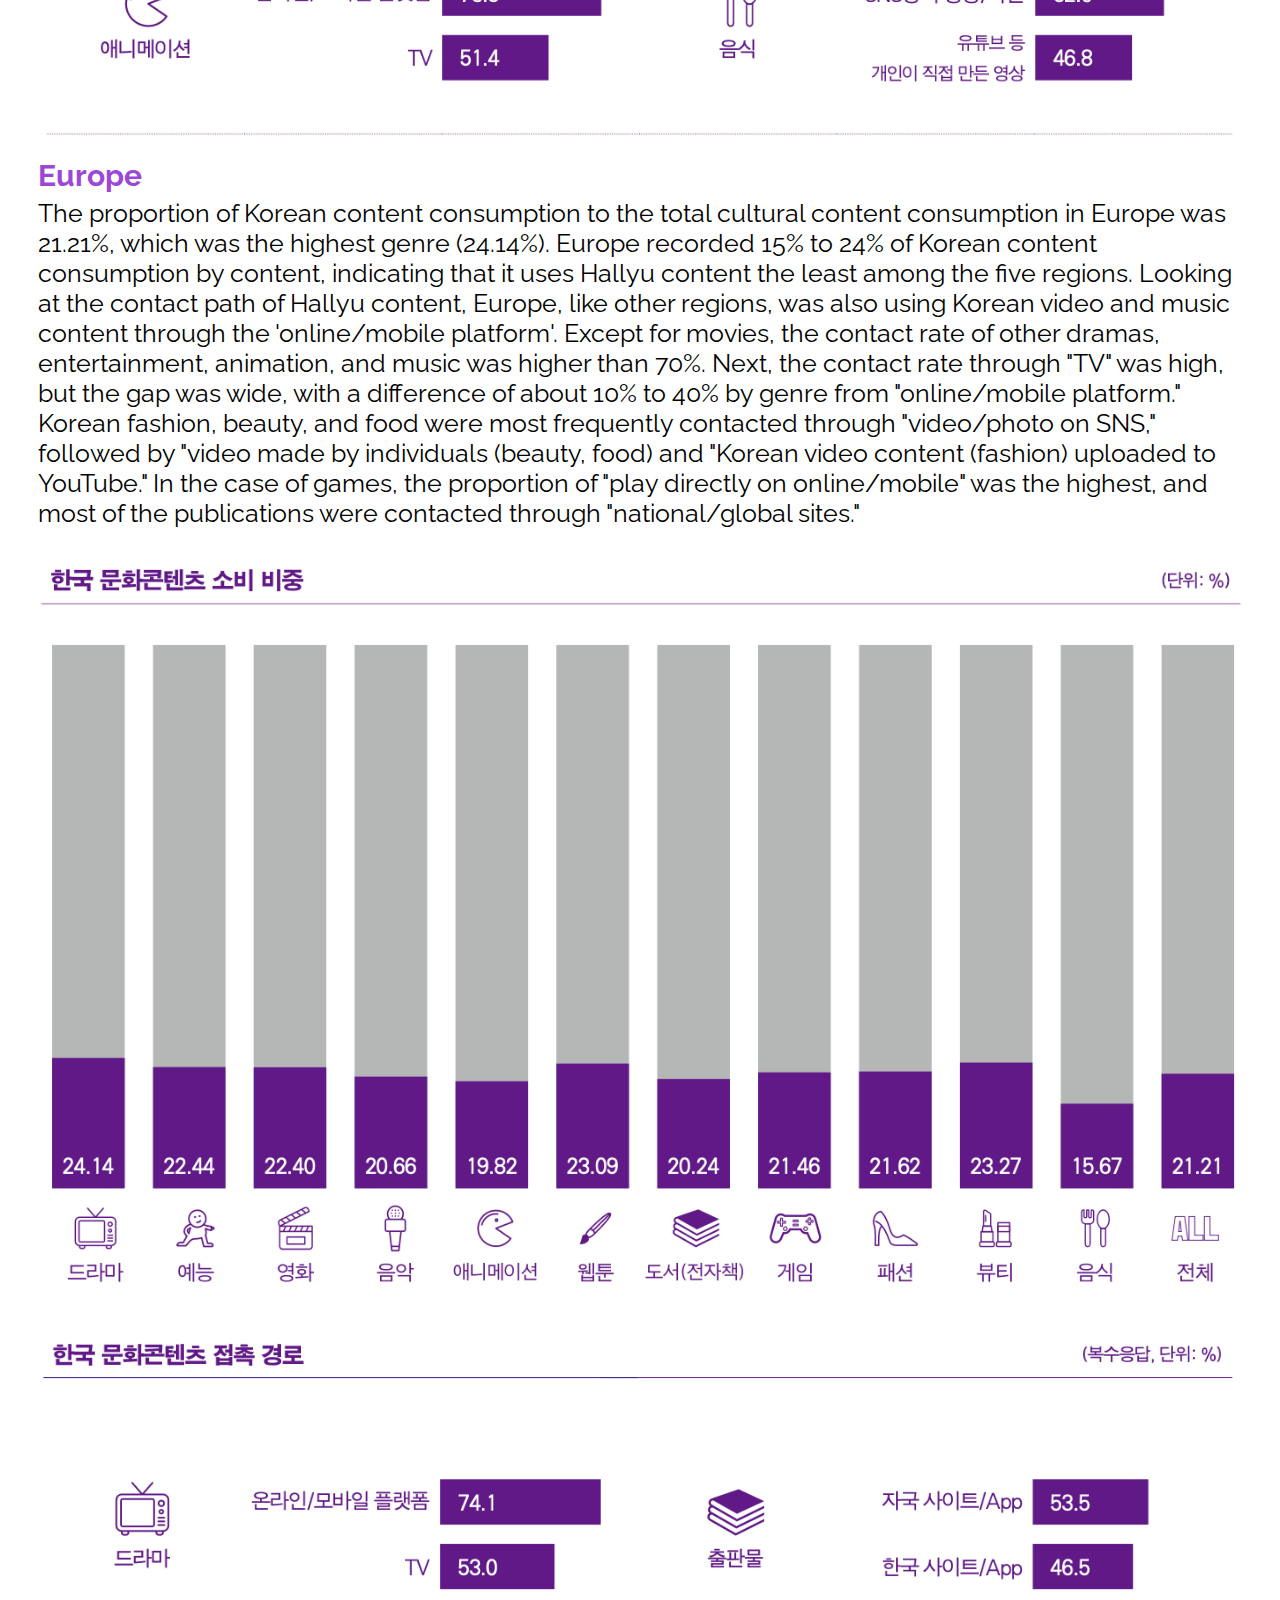
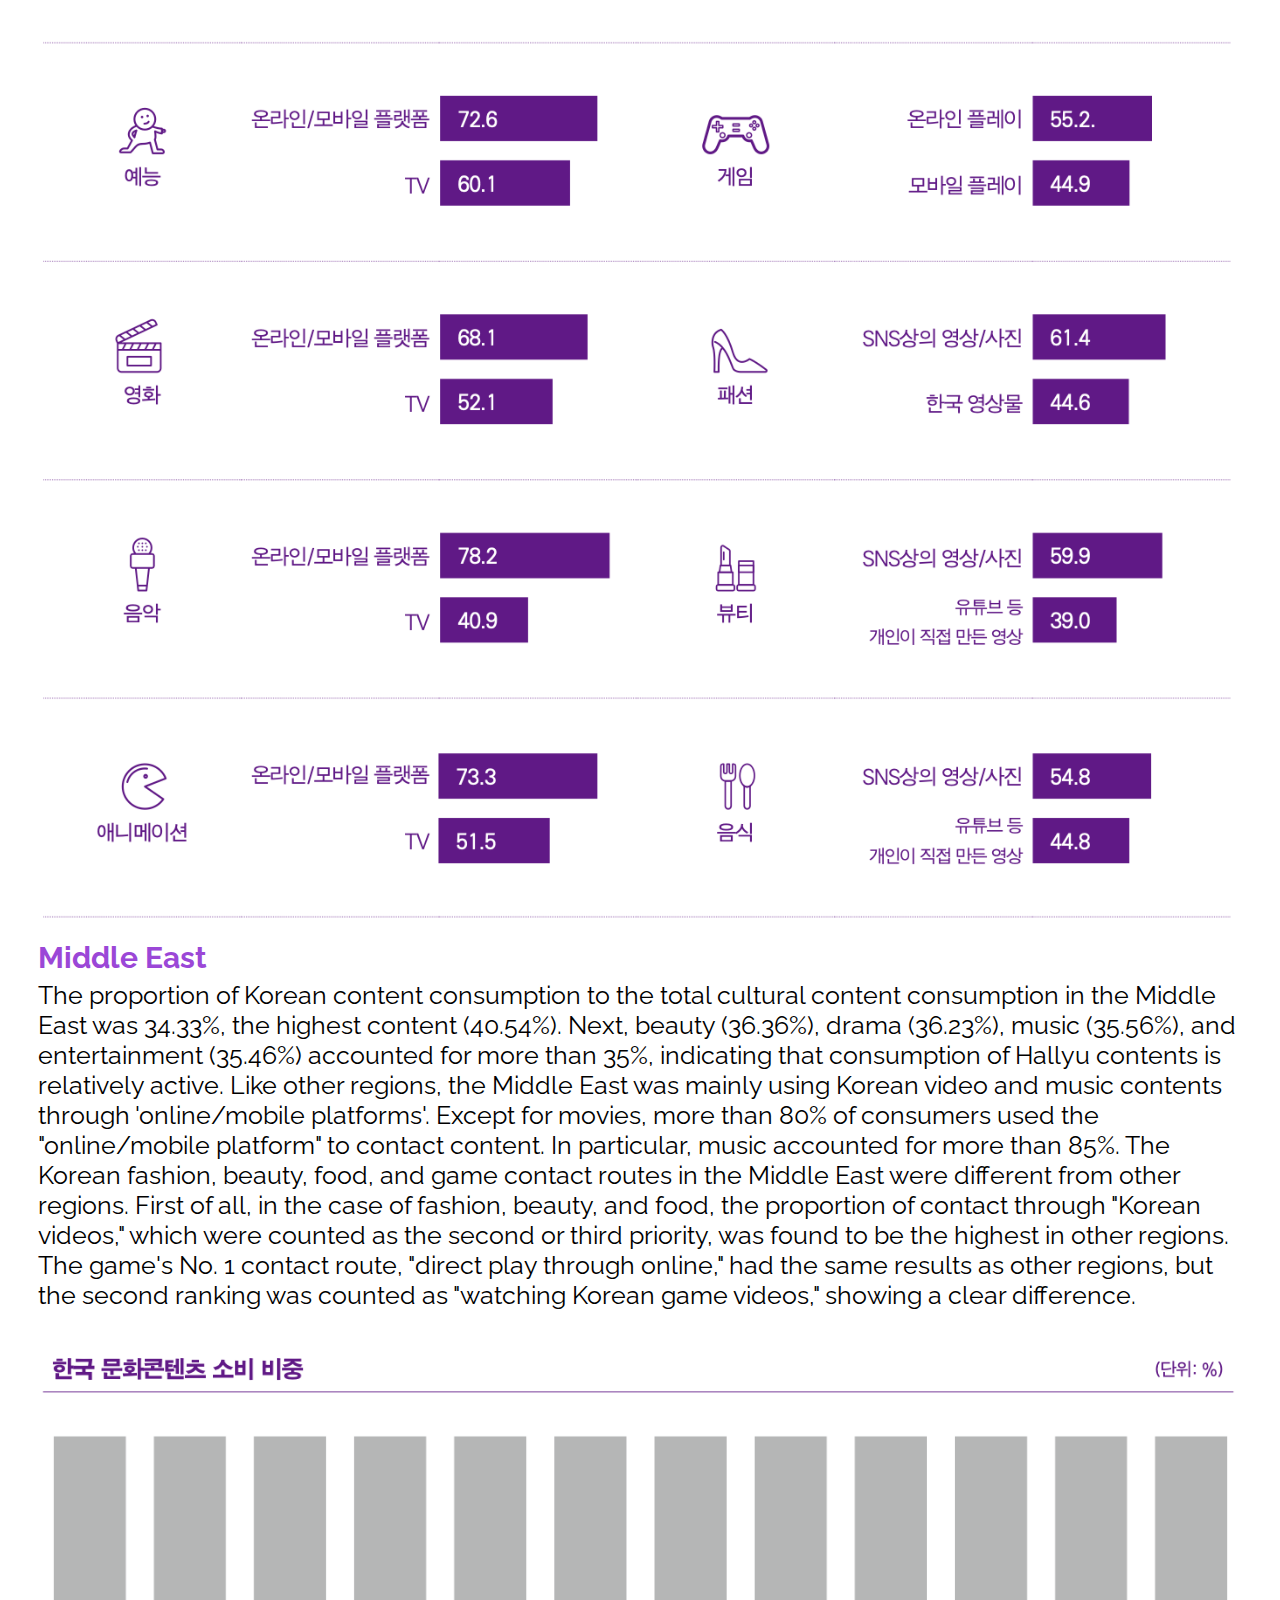
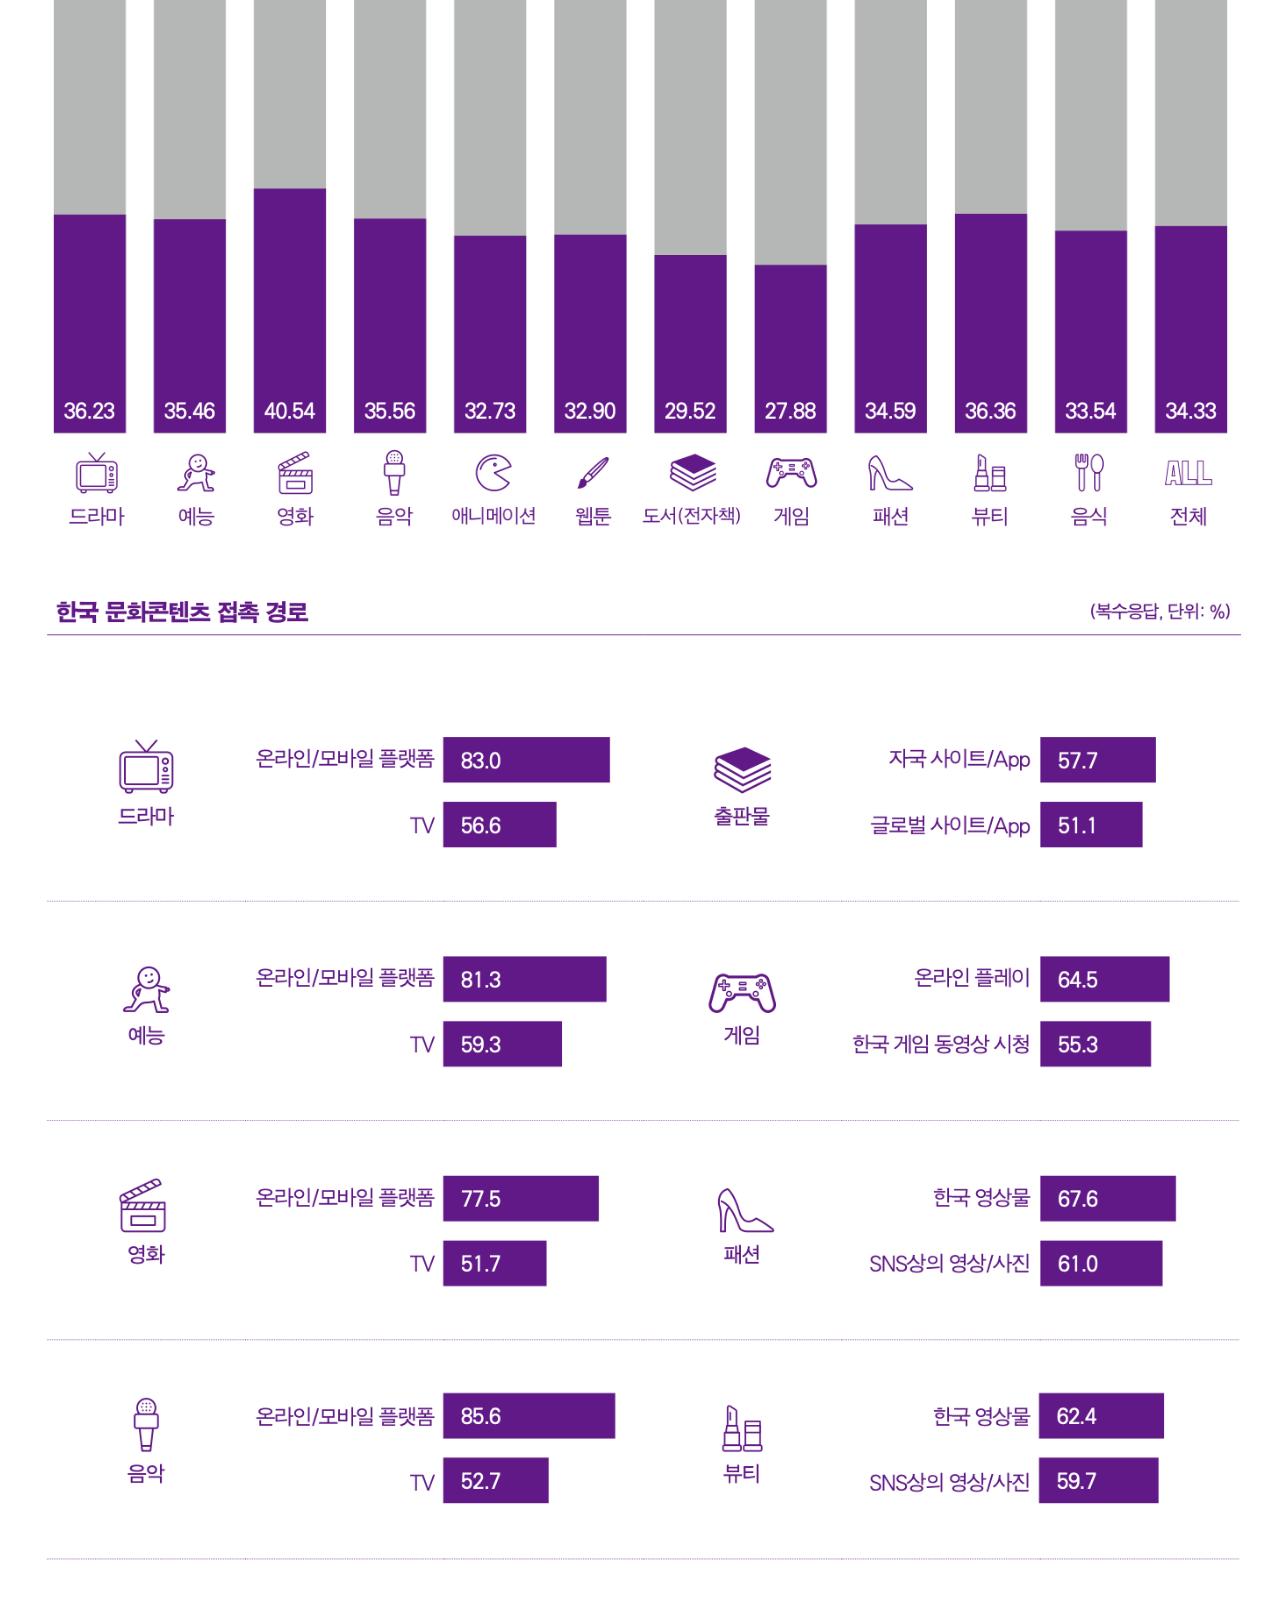
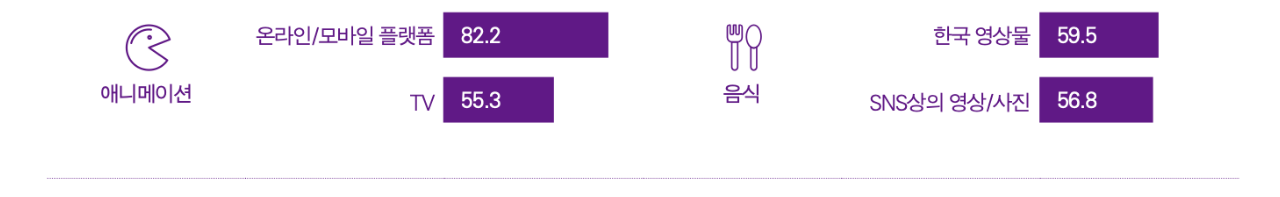
<file: country.html>
<!DOCTYPE html>
<html lang="en">
<head>
    <meta charset="UTF-8">
    <meta http-equiv="X-UA-Compatible" content="IE=edge">
    <meta name="viewport" content="width=device-width, initial-scale=1.0">
    <title>Issue</title>
    <link href="https://fonts.googleapis.com/icon?family=Material+Icons" rel="stylesheet">
    <link href="https://fonts.googleapis.com/css2?family=Raleway:wght@500&display=swap" rel="stylesheet">
    <link href="main.css" rel="stylesheet">
    <link href="country.css" rel="stylesheet">
</head>
<body>
    <!-- Header를 나타내는 구간입니다. -->
    <header>
        <ul class="navbar">
            <li><a href="index.html">Home</a></li>
            <li><a href="annual.html">Annual Issue</a></li>
            <li><a href="country.html">Country · Regional Issue</a></li>
        </ul>
    </header><!-- Header를 나타내는 구간이 끝났습니다. -->
    <div class="main">
        <div class="main-title">
            <!-- <h1>
                <span class="material-icons">dashboard</span>
            </h1> -->
            <h2>
                Country · Regional Issue
            </h2>
        </div>
        <section>
            <div class="detail-container">
                <h3>
                    K-Wave(Korea) Recognition
                </h3>
                <h4>
                    5-Area Comprehensive
                </h4>
                <p>
                    All regions except the Middle East and Africa had the most responses to "K-Pop."
                    "K-Pop" has maintained first place for five years since 2017. Compared to the previous
                    year's survey, the association rate decreased by 2.8%, and the number of areas that ranked
                    first decreased from four to three, but "K-Pop" still seems to have a great influence.
                    In all regions, the association rate for "K-Pop" decreased, especially in Africa by 5.5%,
                    which was relatively larger than in other regions.

                    "Korean food" ranked at the top of the list in all regions with a similar association rate
                    to the previous year's survey, ranking first in the Middle East, second in Asia, Oceania,
                    Europe, and Africa, and third in the United States. Due to the global syndrome of 'Squid Game',
                    the association rate of "Drama" increased by 1.1% compared to the previous year, and the ranking
                    also rose two notches from fifth to third.
                </p>
                <img src="rec-comp.png" class="detail-img">
                <h4>
                    Asia · Oceania
                </h4>
                <p>
                    Asia and Oceania had high association rates in the order of "K-Pop," "Korean food," "Drama,"
                    "Hallyu Star," and "IT products/brand." As in the previous year's survey, "K-Pop" and "Korean Food"
                    topped the list in five countries and three countries, respectively, dividing the upper ranks of older
                    images. In ASEAN regions such as Thailand, Malaysia, Indonesia, and Vietnam, the association rate for
                    "K-Pop" was the highest, while in East Asia such as China, Japan, and Taiwan, the association rate for
                    "Korean food" was high. In particular, in Japan, "Korean food" recorded a high response rate of nearly 30%,
                    confirming the popularity of "Korean food" in Japan.

                    As in the past five years, India was the only country with the highest association rate of "IT products/brand."
                    However, the response rate decreased slightly (1.8%p) compared to the previous year. Meanwhile, "Drama" and
                    "Hallyu Star" were also selected as the top senior images in most Asian and Oceanian countries except India.
                </p>
                <img src="rec-asia.png" class="detail-img">
                <h4>
                    America
                </h4>
                <p>
                    Like the previous year, Mi-Joo also had the highest association rate of "K-Pop." By country, the U.S.
                    regained the top spot that it gave to "Korean food," although the response rate of "K-Pop" decreased by 2.5%
                    compared to the previous year's survey. Brazil also saw its response rate fall 7.2 percentage points from the
                    previous year, but "K-Pop" remained at the top. Argentina, which has been included in the survey since the previous year,
                    ranked first for the second consecutive year, with "K-Pop" recording a 16.3% response rate.
                    
                    Meanwhile, 'IT Products/Brands' and 'Hallyu Star' were included in the top five in all three countries. In particular,
                    in Brazil and Argentina, "IT products/brand" ranked second after "K-Pop," indicating that "IT products/brand" are
                    highly recognized across the Americas.
                </p>
                <img src="rec-ame.png" class="detail-img">
                <h4>
                    Europe
                </h4>
                <p>
                    In Europe, "K-Pop" and "Korean Food" are at the top of the senior image in each country, while "IT products/brand"
                    were also ranked in the rankings in three countries except for Turkey. In France and the United Kingdom, "K-Pop"
                    remained at the top of the list following the previous year's survey, but France's "K-Pop" association has been falling
                    every year since 2017, and this survey also fell 0.6 percentage points from the previous year. On the other hand, the
                    association rate of "Hallyu Star" increased by 2.6%p, rising five notches from seventh in the previous year to second.
                    "IT products/brand" ranked third in France and fourth in the UK and Russia, showing high recognition in most parts of Europe.

                    In Russia, "beauty products" and "automobiles" ranked first and third in their associated images, respectively, showing
                    a different pattern from the rest of the country, and in the case of Turkiye, the "Korean War" ranked first following the
                    previous year, indicating that the image of a military ally is still strong.
                </p>
                <img src="rec-eur.png" class="detail-img">
                <h4>
                    Middle East · Africa
                </h4>
                <p>
                    In the UAE, "Korean food" took the lead over "K-Pop," which ranked first in the association rate for four consecutive years,
                    and the response rate also increased slightly (2.5 percentage points). Next, the overall response rate to cultural content
                    increased compared to the previous year's survey, which showed a high association rate for "K-Pop," "Drama," "Hallyu Star,"
                    and "Movie."

                    In the case of South Africa, "IT products/brand" took the lead following the previous year. Korean food, movies, Taekwondo,
                    K-Pop, Fashion, and Animation then formed the top spot, with the fall of K-Pop (5.5%p), which ranked second with 11.0%
                    association in the previous year's survey.
                </p>
                <img src="rec-uae.png" class="detail-img">
            </div>
        </section>
        <section>
            <div class="detail-container">
                <h3>
                    K-Wave Consumption
                </h3>
                <h4>
                    Asia · Oceania
                </h4>
                <p>
                    The proportion of Hallyu content consumption to the total cultural content consumption in Asia and Oceania was 29.87%,
                    and the highest proportion of content was beauty (35.12%). Next, the proportion of dramas, fashion, movies, and entertainment
                    was high, indicating that overall consumption of Korean video content and lifestyle products was active.

                    Meanwhile, in Asia and Oceania, "online/mobile platforms" accounted for the largest portion of the main contact routes for
                    Korean dramas, entertainment, movies, music, and animation. However, the proportion of contacts through "TV" was still about
                    58% to 74% by content, deepening the coexistence of new and traditional media.

                    It was found that Korean fashion, beauty, and food were mainly contacted through "video and photo on SNS," and contact through
                    "Korean video content" was also found to be corresponding. In the case of publications, "use through domestic sites" was about
                    15% more than "use of global sites," and games were often "play directly through online and mobile."
                </p>
                <img src="cons-asia1.png" class="detail-img">
                <img src="cons-asia2.png" class="detail-img">
                <h4>
                    America
                </h4>
                <p>
                    The proportion of Korean content consumption to the total cultural content consumption in the Americas was 23.88%,
                    and the genre with the highest proportion was beauty (28.36%), just like Asia and Oceania. It was then surveyed that
                    the proportion of fashion, entertainment, dramas, webtoons, and movies was high, and the overall consumption of Korean
                    cultural contents compared to other regions.

                    Meanwhile, respondents in the Americas were also mainly using Korean video and music contents through 'online/mobile platforms'.
                    About 80% of the respondents were using Korean dramas, entertainment shows, movies, music, and animation through "online/mobile
                    platforms," followed by "TV." In particular, more than 80% of consumers used music through 'online/mobile platforms'.

                    Korean fashion, beauty, and food had the highest proportion of contact through "video/photo on SNS," followed by "video made
                    by individuals uploaded to YouTube" (beauty, food) and "Korean video content" (fashion) as windows. Games had the highest
                    proportion of "play directly on online/mobile," and in the case of publications, they were often contacted through
                    "global/domestic sites."
                </p>
                <img src="cons-ame1.png" class="detail-img">
                <img src="cons-ame2.png" class="detail-img">
                <h4>
                    Europe
                </h4>
                <p>
                    The proportion of Korean content consumption to the total cultural content consumption in Europe was 21.21%, which
                    was the highest genre (24.14%). Europe recorded 15% to 24% of Korean content consumption by content, indicating that
                    it uses Hallyu content the least among the five regions.

                    Looking at the contact path of Hallyu content, Europe, like other regions, was also using Korean video and music content
                    through the 'online/mobile platform'. Except for movies, the contact rate of other dramas, entertainment, animation,
                    and music was higher than 70%. Next, the contact rate through "TV" was high, but the gap was wide, with a difference of
                    about 10% to 40% by genre from "online/mobile platform."

                    Korean fashion, beauty, and food were most frequently contacted through "video/photo on SNS," followed by "video made by
                    individuals (beauty, food) and "Korean video content (fashion) uploaded to YouTube." In the case of games, the proportion
                    of "play directly on online/mobile" was the highest, and most of the publications were contacted through "national/global
                    sites."
                </p>
                <img src="cons-eur1.png" class="detail-img">
                <img src="cons-eur2.png" class="detail-img">
                <h4>
                    Middle East
                </h4>
                <p>
                    The proportion of Korean content consumption to the total cultural content consumption in the Middle East was 34.33%,
                    the highest content (40.54%). Next, beauty (36.36%), drama (36.23%), music (35.56%), and entertainment (35.46%) accounted
                    for more than 35%, indicating that consumption of Hallyu contents is relatively active.

                    Like other regions, the Middle East was mainly using Korean video and music contents through 'online/mobile platforms'.
                    Except for movies, more than 80% of consumers used the "online/mobile platform" to contact content. In particular, music
                    accounted for more than 85%.

                    The Korean fashion, beauty, food, and game contact routes in the Middle East were different from other regions.
                    First of all, in the case of fashion, beauty, and food, the proportion of contact through "Korean videos," which were
                    counted as the second or third priority, was found to be the highest in other regions. The game's No. 1 contact route,
                    "direct play through online," had the same results as other regions, but the second ranking was counted as "watching
                    Korean game videos," showing a clear difference.
                </p>
                <img src="cons-mid1.png" class="detail-img">
                <img src="cons-mid2.png" class="detail-img">
            </div>
        </section>

    </div>
</body>
</html>
</file>
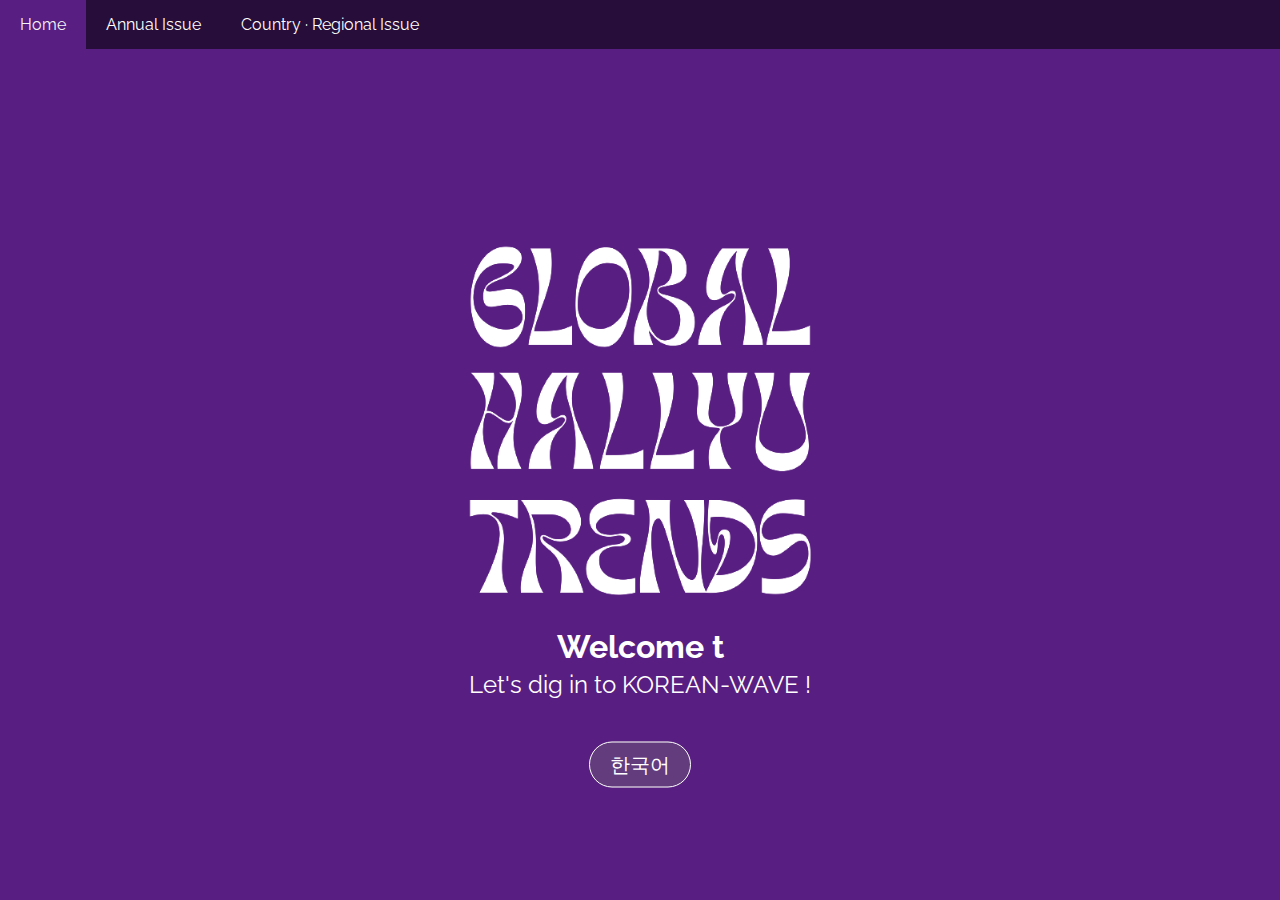
<file: home.html>
<!DOCTYPE html>
<html lang="en">
<head>
    <meta charset="UTF-8">
    <meta http-equiv="X-UA-Compatible" content="IE=edge">
    <meta name="viewport" content="width=device-width, initial-scale=1.0">
    <title>2022 K-WAVE TREND</title>
    <link href="https://fonts.googleapis.com/icon?family=Material+Icons" rel="stylesheet">
    <link href="https://fonts.googleapis.com/css2?family=Raleway:wght@500&display=swap" rel="stylesheet">
    <link href="main.css" rel="stylesheet">
</head>
<body>
    <!-- Header를 나타내는 구간입니다. -->
    <header>
        <ul class="navbar">
            <li><a href="home.html">Home</a></li>
            <li><a href="annual.html">Annual Issue</a></li>
            <li><a href="country.html">Country · Regional Issue</a></li>
        </ul>
    </header><!-- Header를 나타내는 구간이 끝났습니다. -->
    <div class="wrap">
        <img src="./img/main-removebg.png" class="main-img">
        <h1>
            <!-- <span class="material-icons">travel_explore</span> -->
        </h1>
        <p id="dynamic" class="lg-text">
        </p>
        <p class="sm-text">
            Let's dig in to KOREAN-WAVE !
       </p>
    </div>
    <div class="wrap2">
        <a href="home-kr.html" class="btn">한국어</a>
    </div>
    
    <script src="index.js"></script>
</body>
</html>
</file>
<file: main.css>
* {
    margin: 0;
    padding: 0;
    box-sizing: border-box;
}

body {
    /* background-color: darkslateblue; */
    background-color: #581E81;
    font-family: 'Raleway', sans-serif;
    height: 100%;
}

.wrap {
    position: absolute;
    top: 50%;
    left: 50%;
    transform: translate(-50%, -50%);
    color: white;
    text-align: center;
}

.wrap2 {
    position: absolute;
    top: 85%;
    left: 50%;
    transform: translate(-50%, -50%);
    color: white;
    text-align: center;
}

.material-icons {
    font-size: 10rem;
}

.lg-text {
    font-size: 2rem;
    font-weight: bold;
    margin-bottom: 5px;
}

.sm-text {
    font-size: 1.5rem;
}

#dynamic {
    position: relative;
    display: inline-block;
}

#dynamic::after {
    content: "";
    display: block;
    position: absolute;
    top: 0;
    right: -10px;
    width: 4px;
    height: 100%;
    background-color: white;
}

#dynamic.active::after {
    display: none;
}

.navbar {
    list-style: none;
    margin: 0px;
    padding: 0px;
    /* background: #28224d; */
    background: #270d39;
    overflow: auto;
}

.navbar li {
    float: left;
}

.navbar li a {
    display: block;
    text-decoration: none;
    color: #fff;
    padding: 15px 20px;
}

.navbar li a:hover {
    /* background-color: darkslateblue; */
    background-color: #581E81;
    color: #f4f4f4;
}

.main-img {
    margin-top: 20px;
    width: 80%;
}

a.btn {
    font-size: 20px;
    text-decoration: none;
    border: 1px solid white;
    color: white;
    padding: 10px 20px;
    border-radius: 25px;
    background-color: #623c7d;
}

footer {
    text-align: center;
    justify-content: center;
    width: 100%;
    height: 70px;
    padding: 5px;
    background-color: #3f165d;
    color: #fff;
    position: absolute;
    bottom: 0;
}

.ftr {
    margin-top: 10px;
}

a.github {
    text-decoration: none;
    color: white;
}
</file>
<file: annual.css>
body {
    font-family: 'Raleway', sans-serif;
    height: auto;
    min-height: 100%;
    position: relative;
    width: 100%;
    background-color: white;
}

h1 {
    margin-top: 10px;
}

h2 {
    margin-top: 15px;
    font-size: 60px;
}

h3 {
    font-size: 40px
}

p {
    margin-top: 5px;
    font-size: 25px;
    color: black;
}

.main .main-title{
    height: auto;
    text-align: left;
    margin-left: 2%;
    /* background-color: darkblue; */
    /* color: #28224d; */
    /* color: darkslateblue; */
    color: #270d39;
    top: 10%;
}

.main .detail-container {
    height: auto;
    /* background-color: darkcyan; */
    /* color: darkslateblue; */
    color: #581E81;
    margin-top: 20px;
    margin-left: 3%;
    margin-right: 3%;
}

.material-icons {
    font-size: 5rem;
}

.detail-img {
    margin-top: 20px;
    width: 100%;
}

.covid2 {
    margin-top: 0px;
}
</file>
<file: country.css>
body {
    font-family: 'Raleway', sans-serif;
    height: auto;
    min-height: 100%;
    position: relative;
    width: 100%;
    background-color: white;
}

h1 {
    margin-top: 10px;
}

h2 {
    margin-top: 15px;
    font-size: 60px;
}

h3 {
    font-size: 40px
}

h4 {
    margin-top: 2px;
    font-size:  30px;
    color: #9b47d7;
}

p {
    margin-top: 5px;
    font-size: 25px;
    color: black;
}

.main .main-title{
    height: auto;
    text-align: left;
    margin-left: 2%;
    /* background-color: darkblue; */
    /* color: #28224d; */
    /* color: darkslateblue; */
    color: #270d39;
    top: 10%;
}

.main .detail-container {
    height: auto;
    /* background-color: darkcyan; */
    /* color: darkslateblue; */
    /* color: #28224d; */
    color: #581E81;
    margin-top: 20px;
    margin-left: 3%;
    margin-right: 3%;
}

.detail-img {
    margin-top: 20px;
    width: 100%;
}

.material-icons {
    font-size: 5rem;
}
</file>
